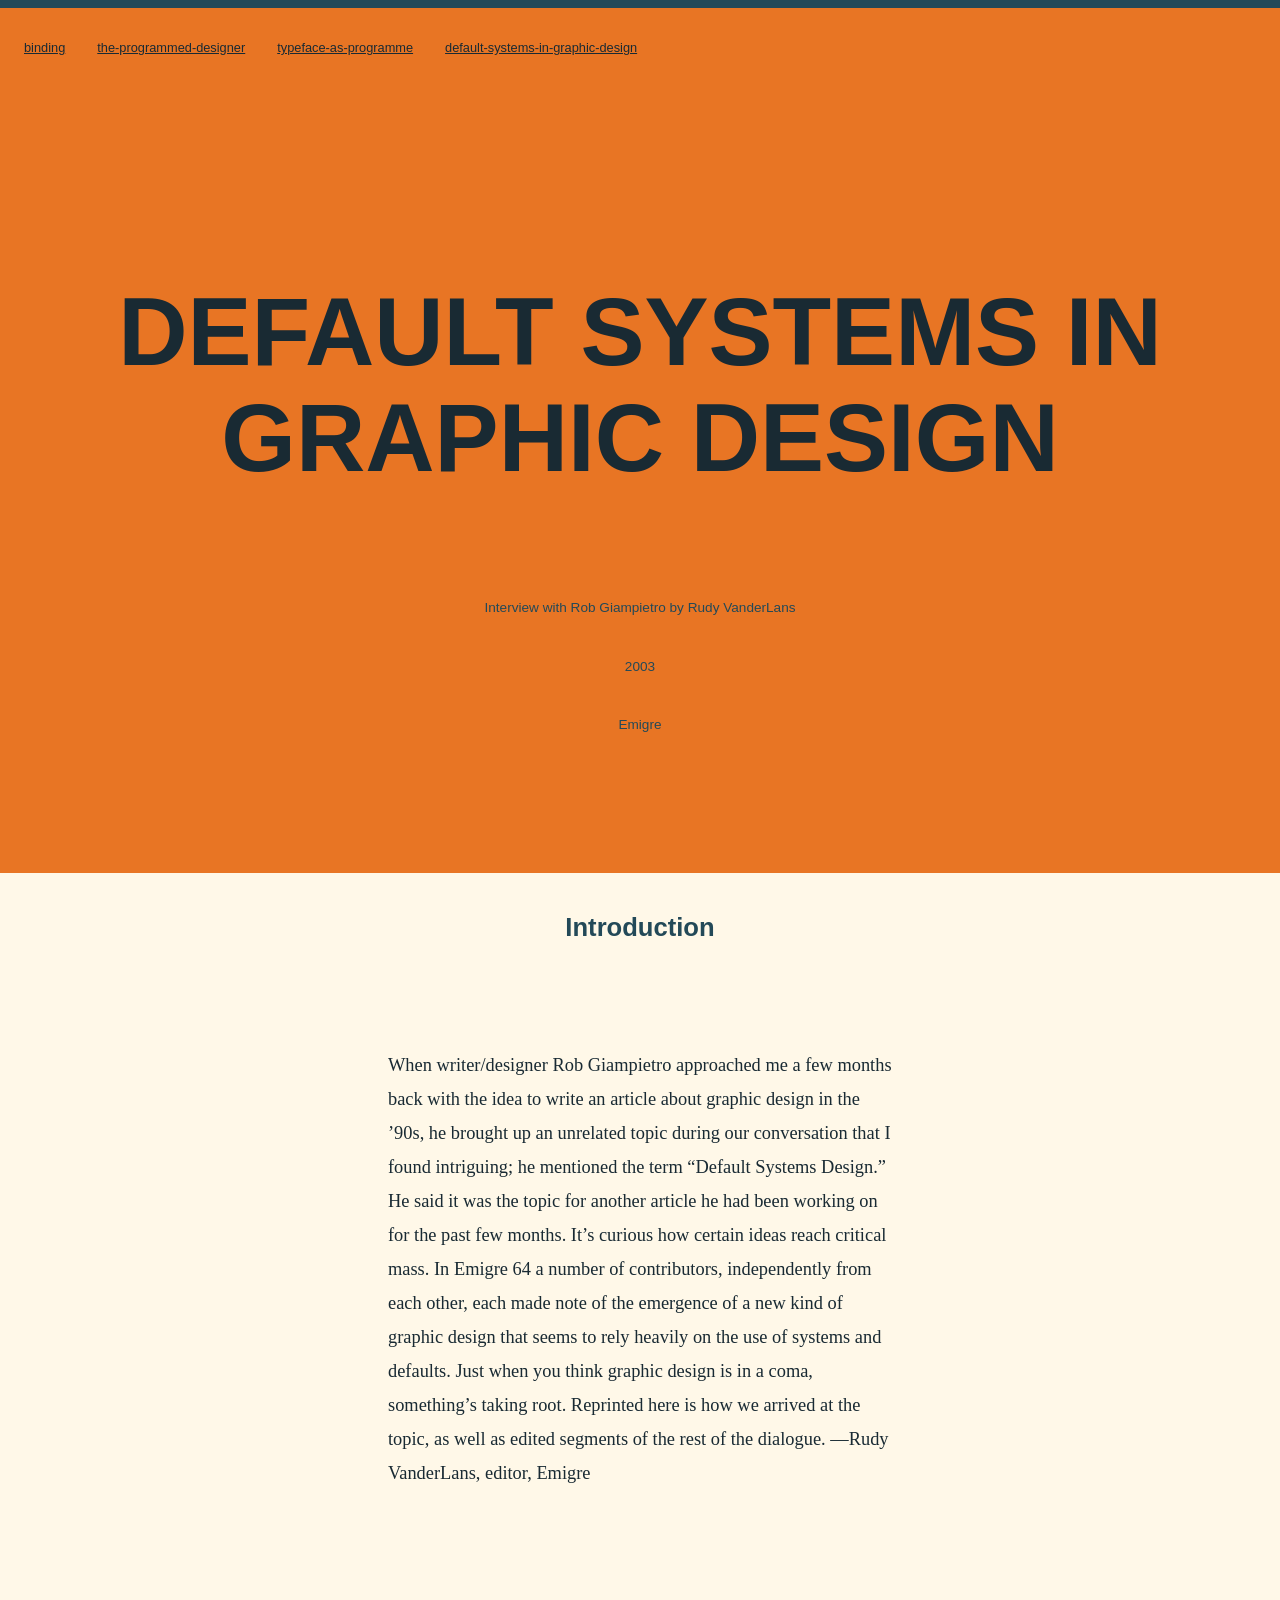
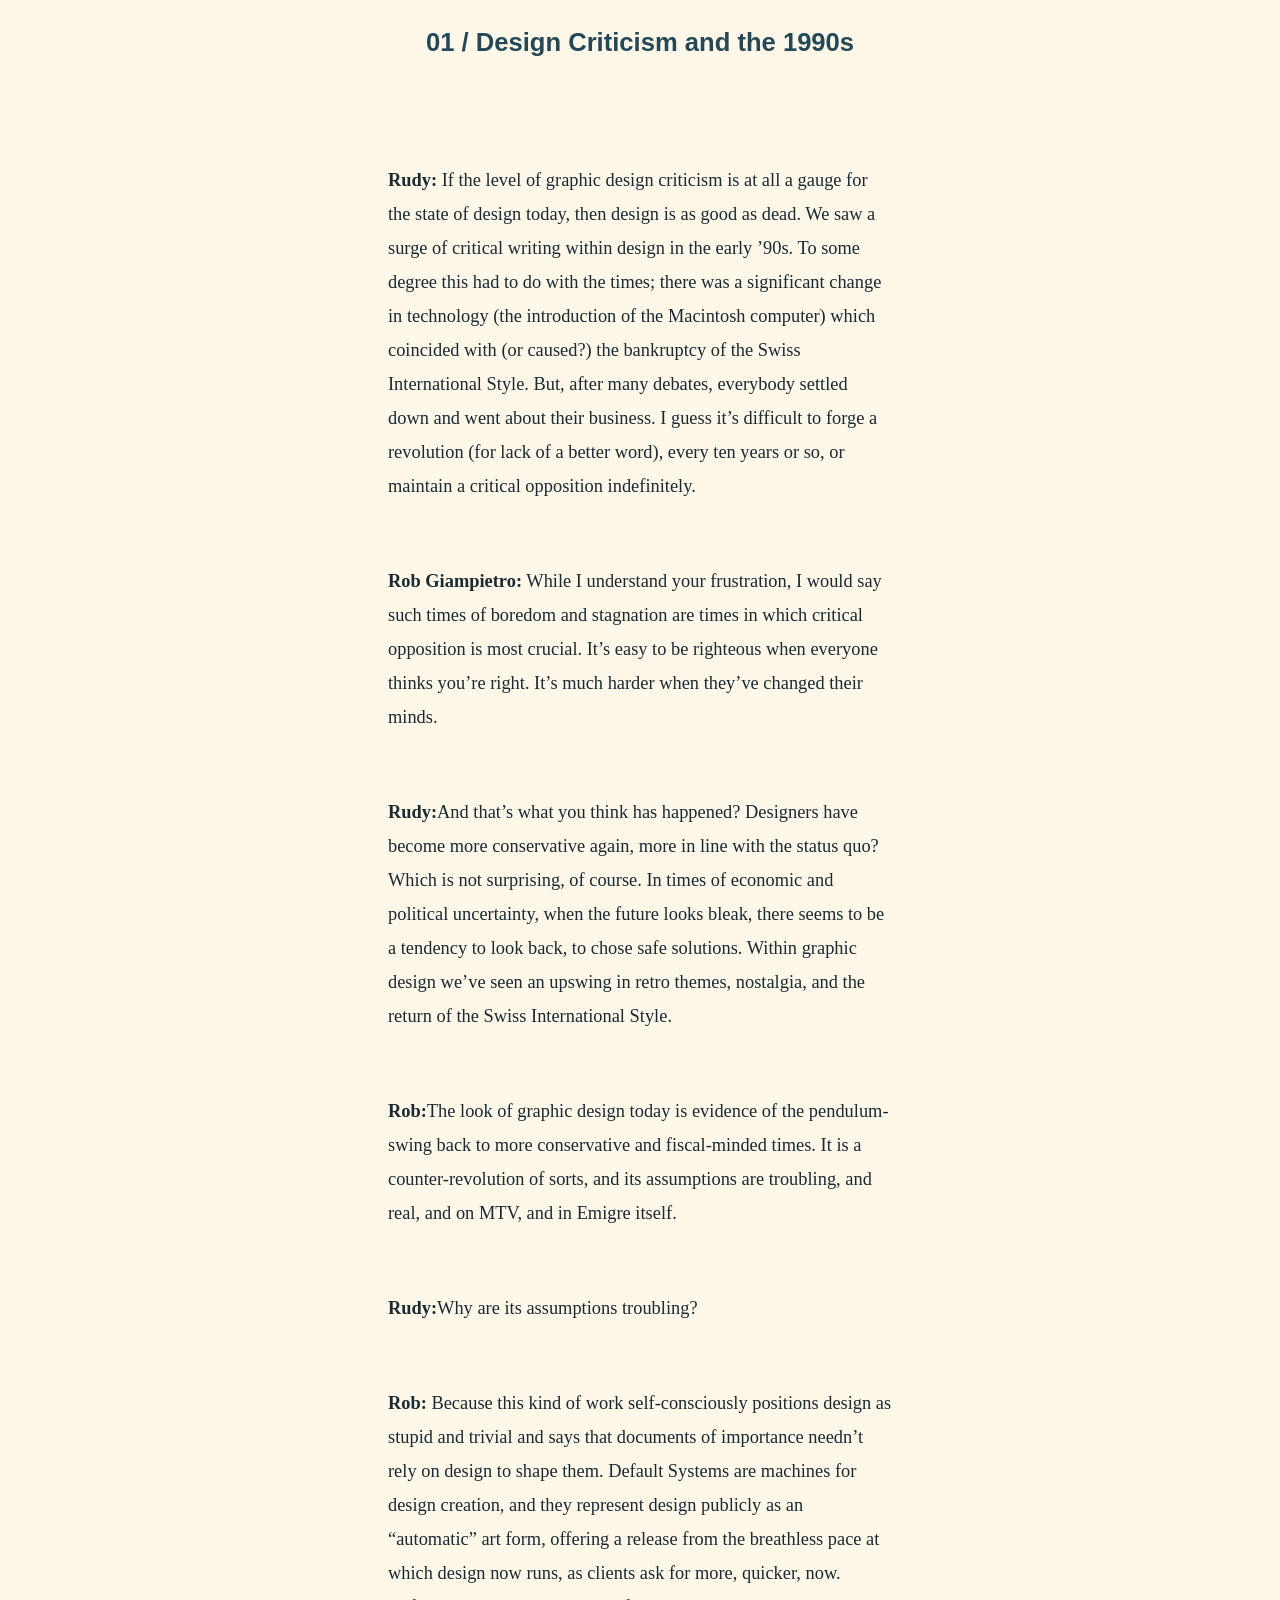
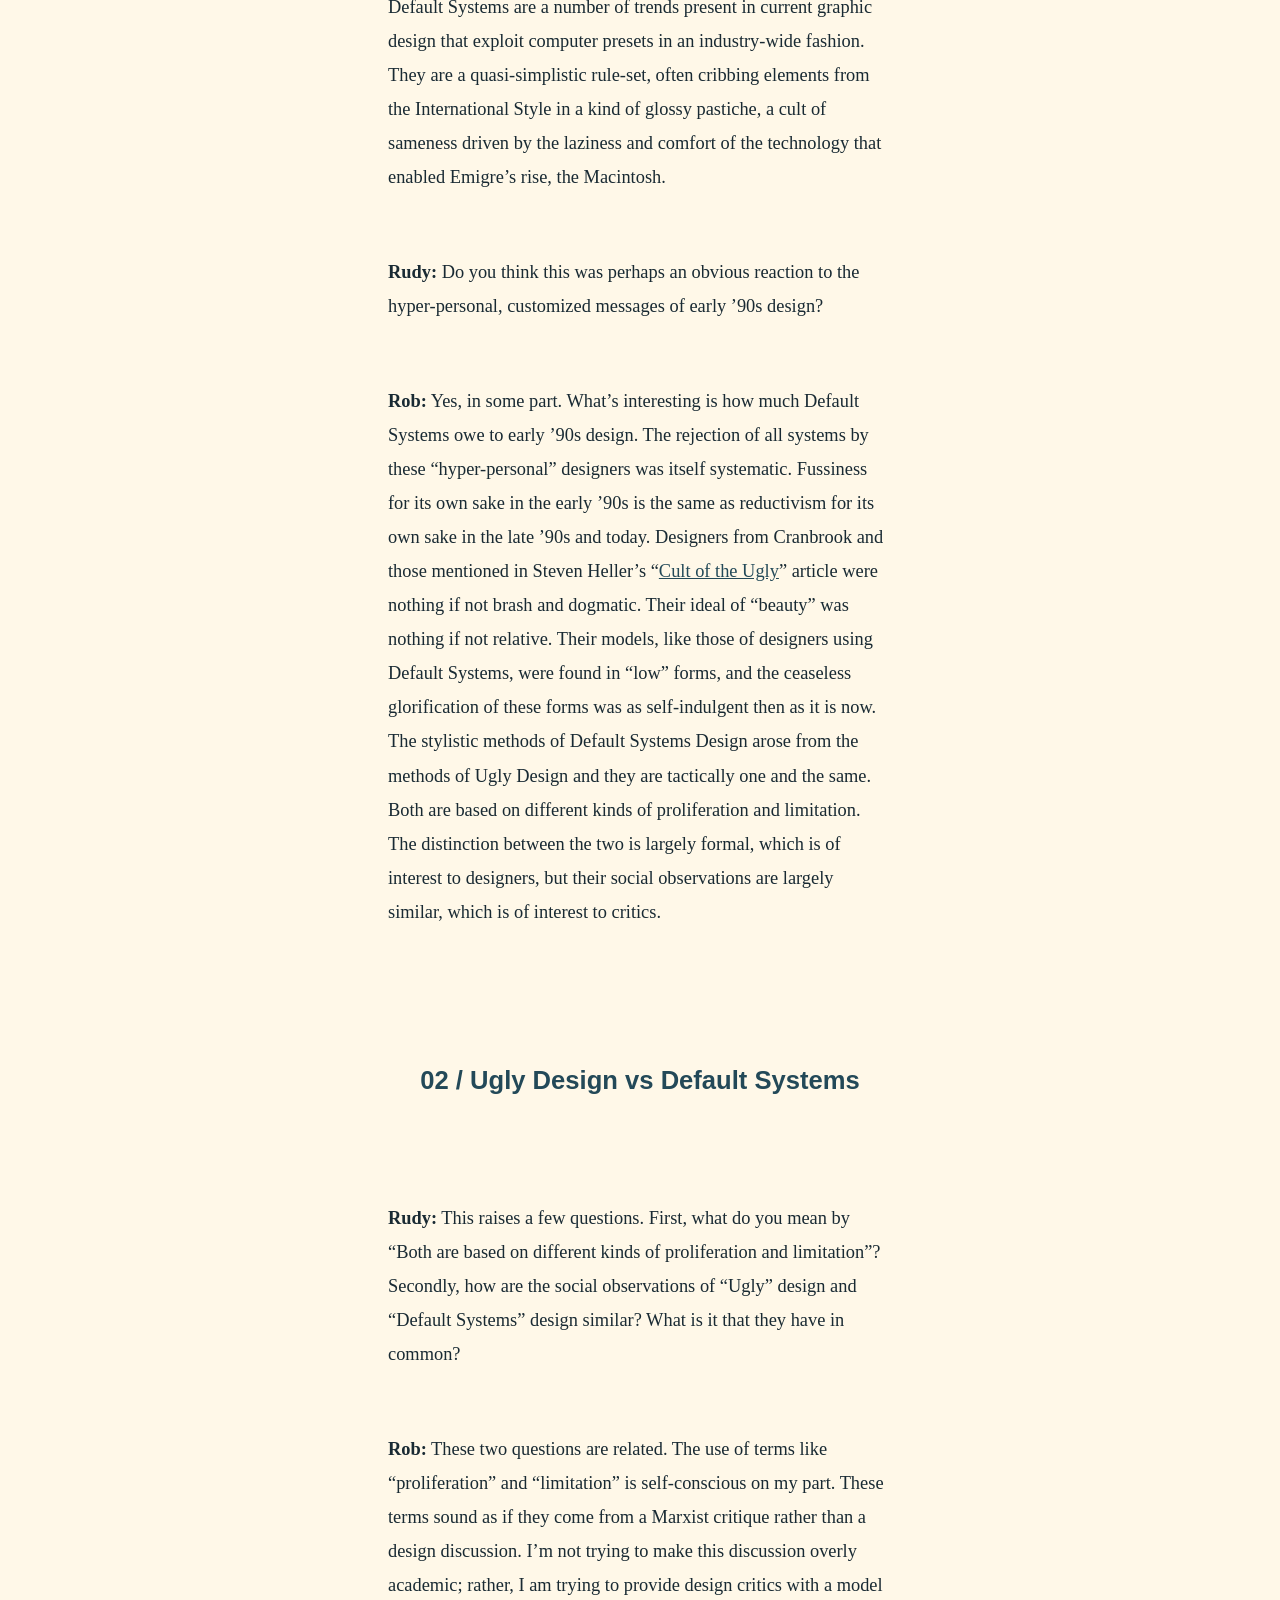
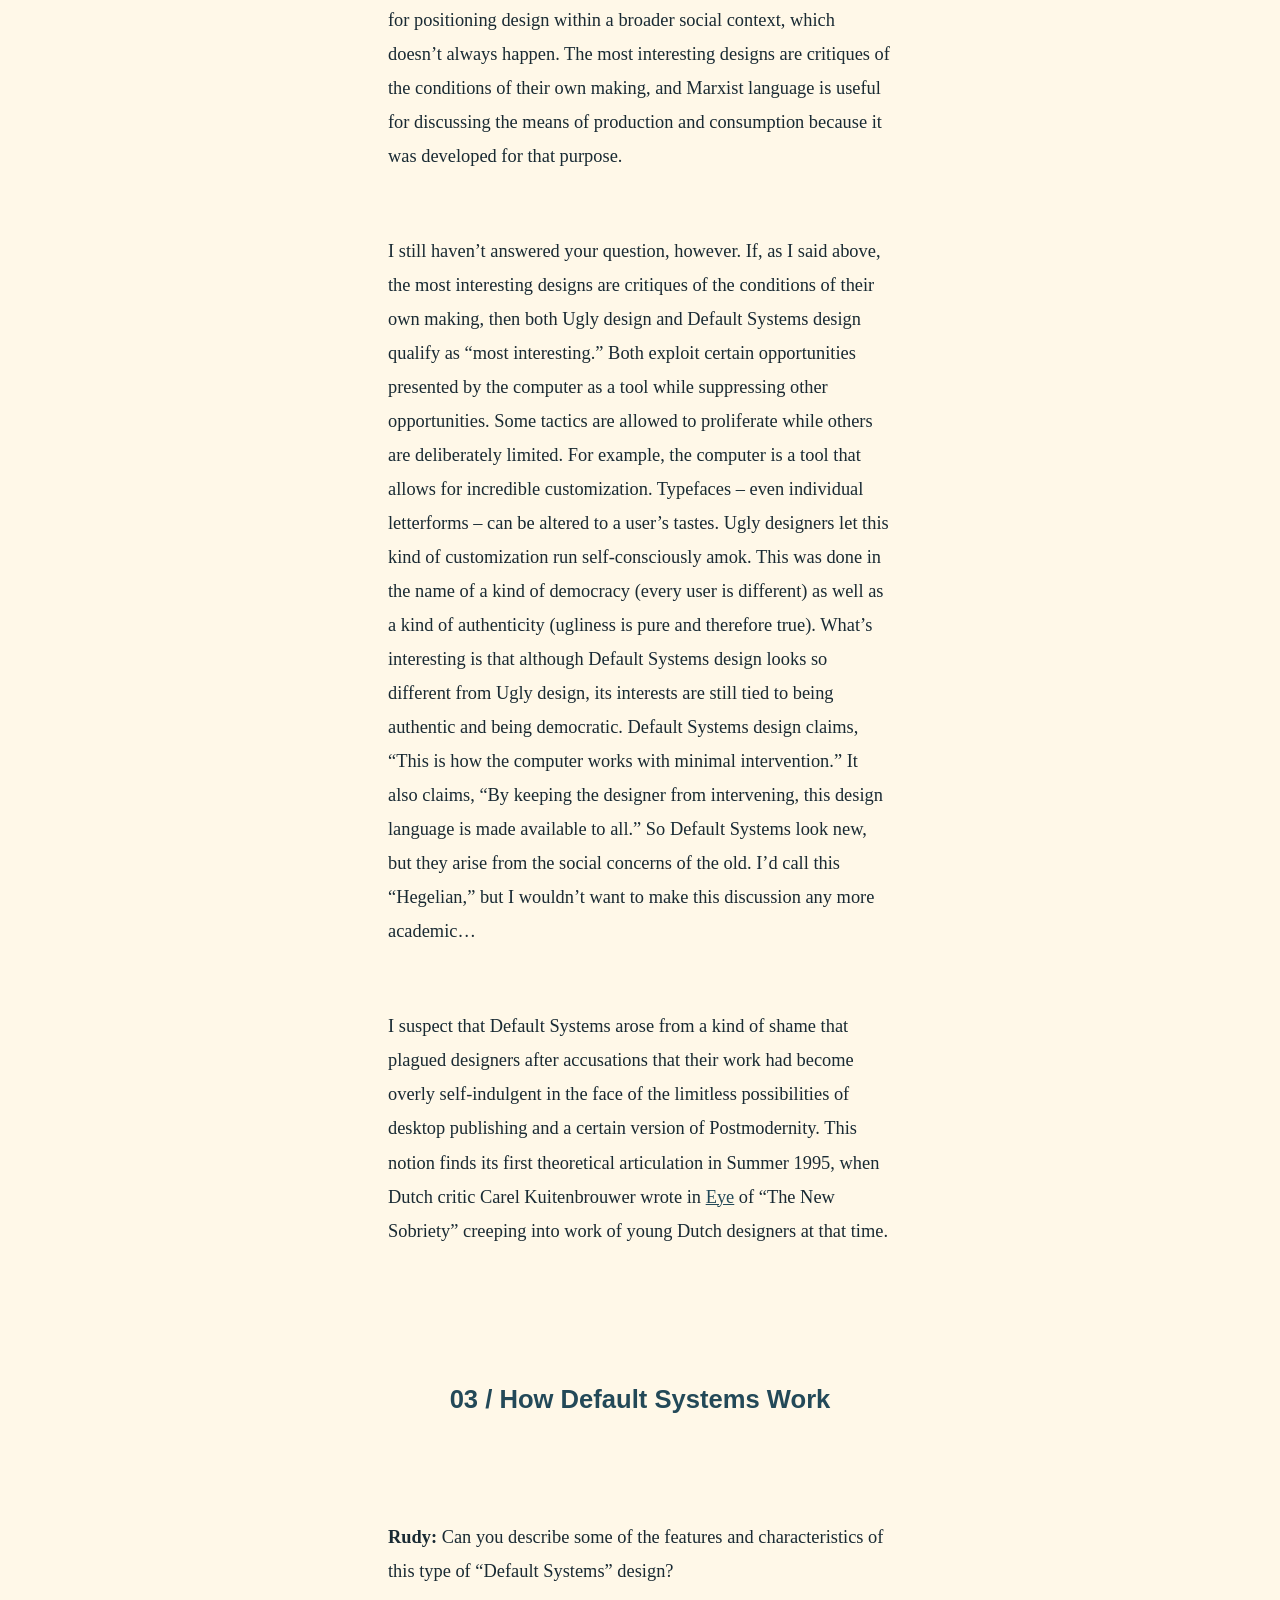
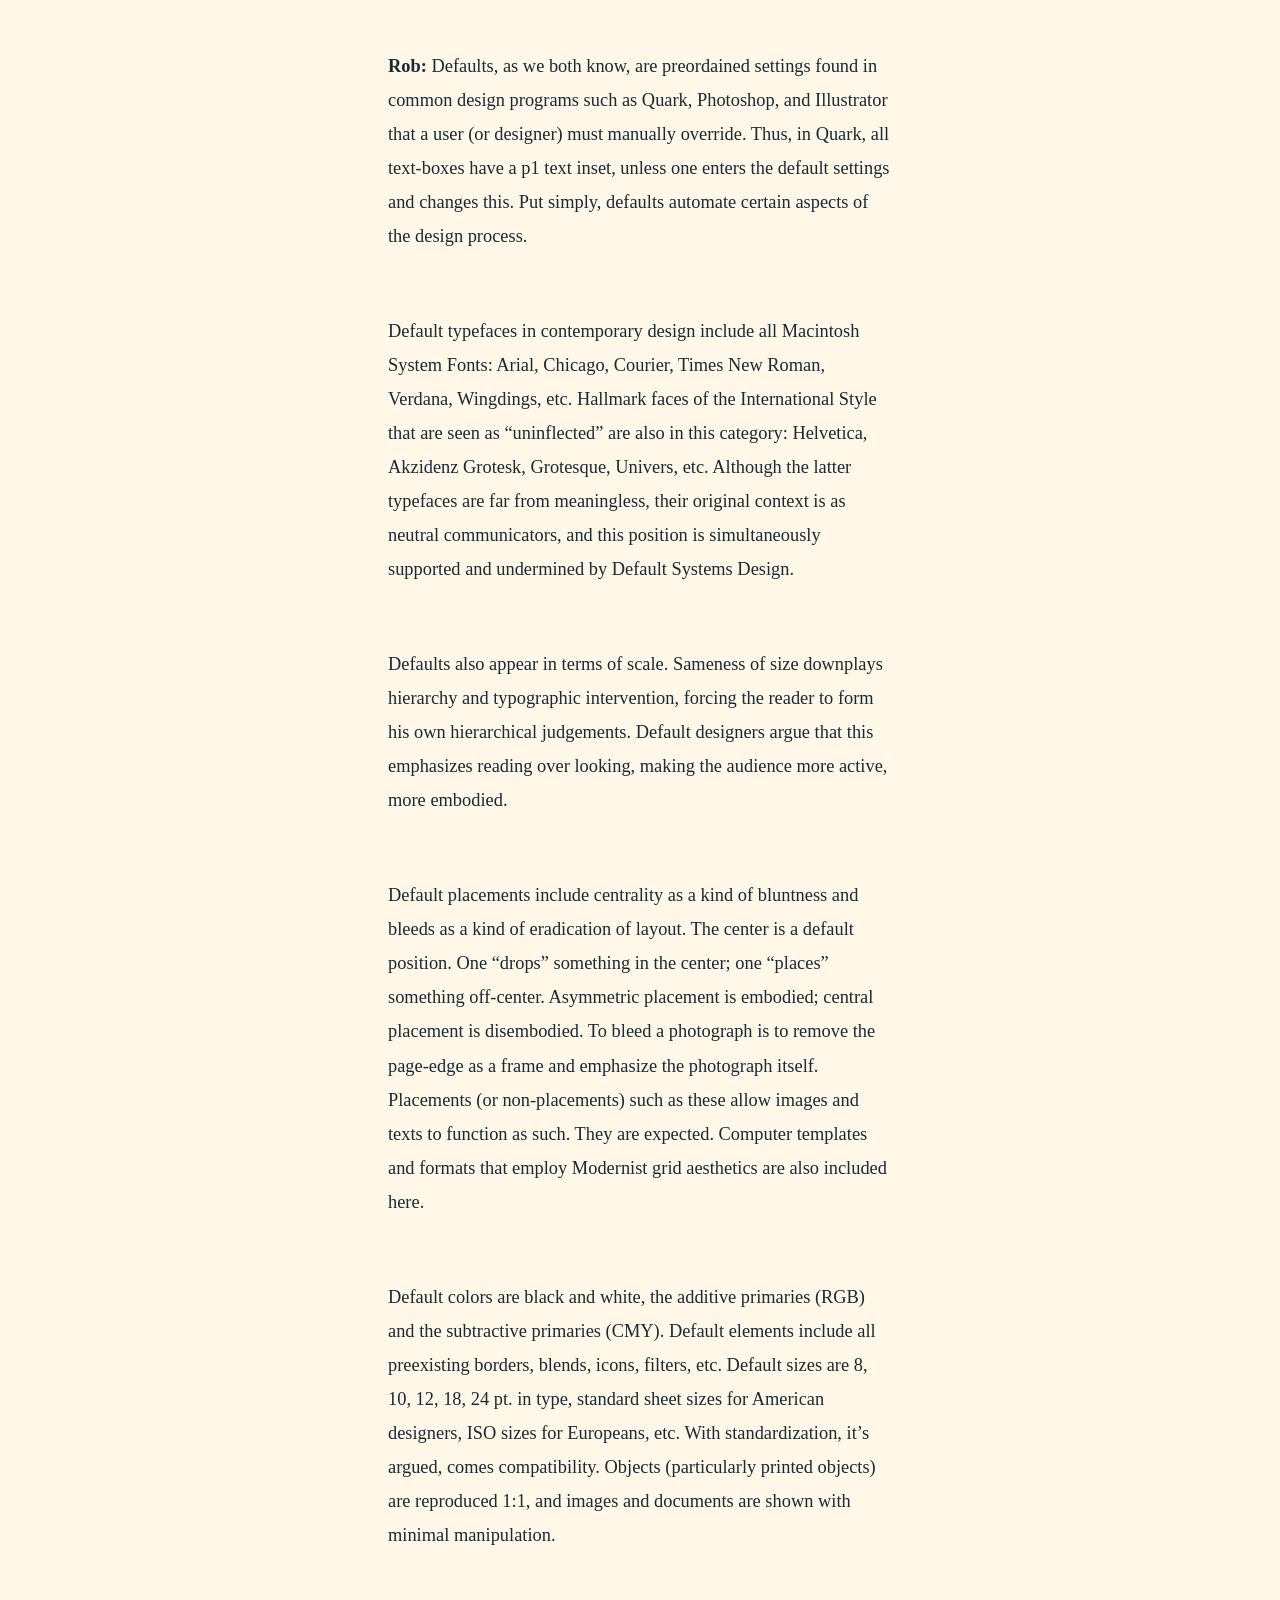
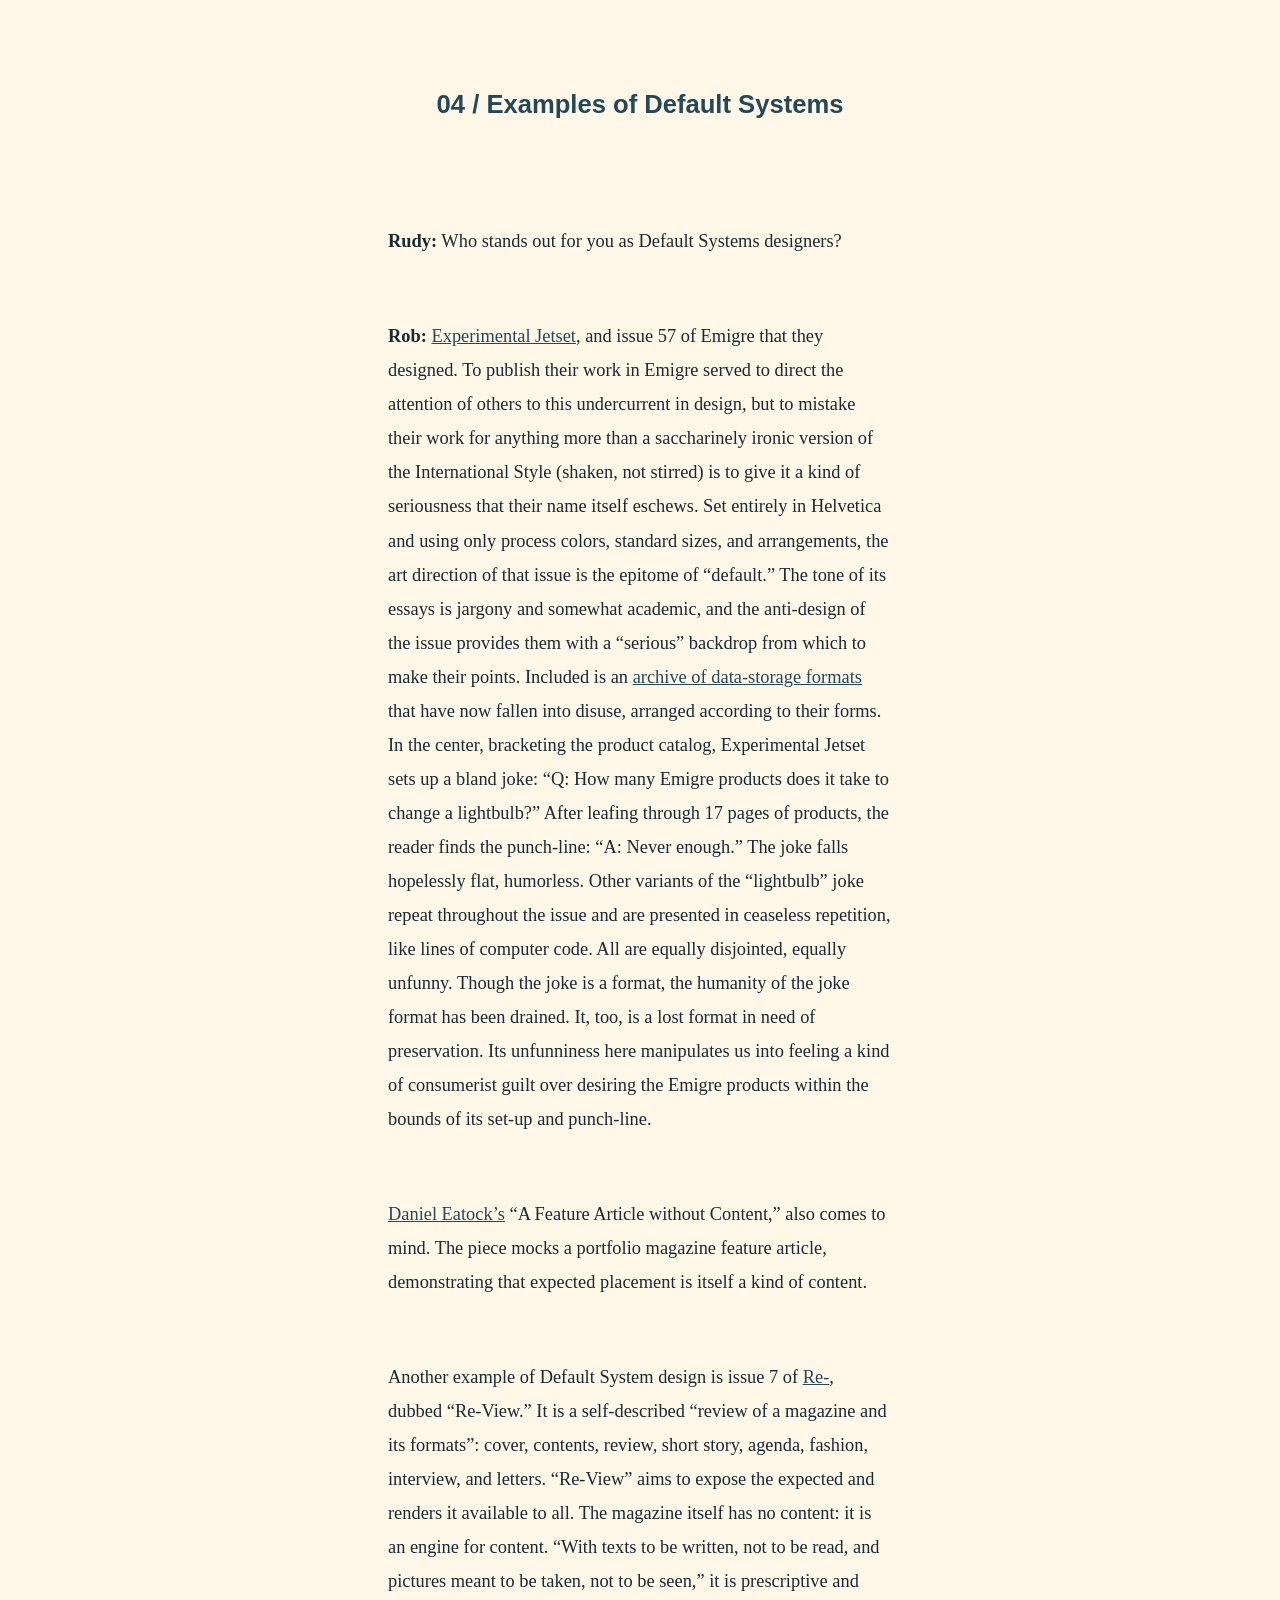
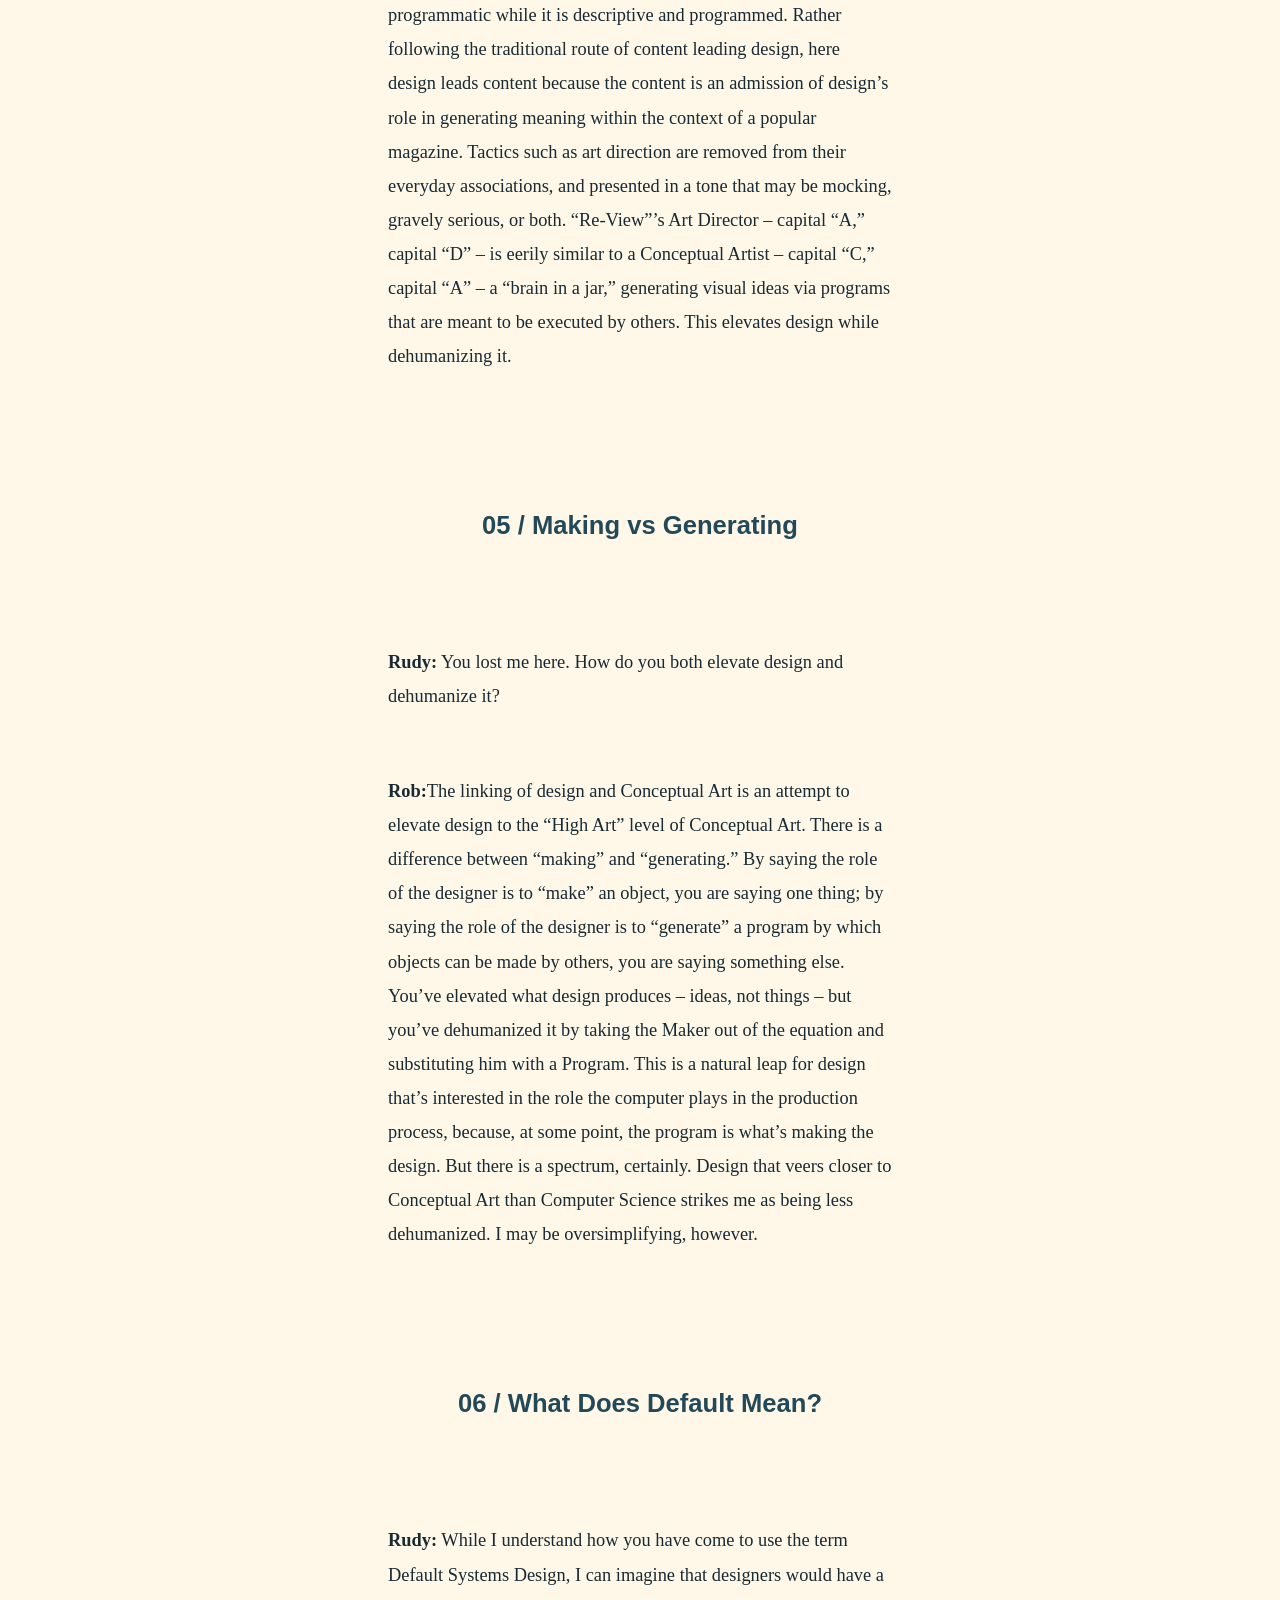
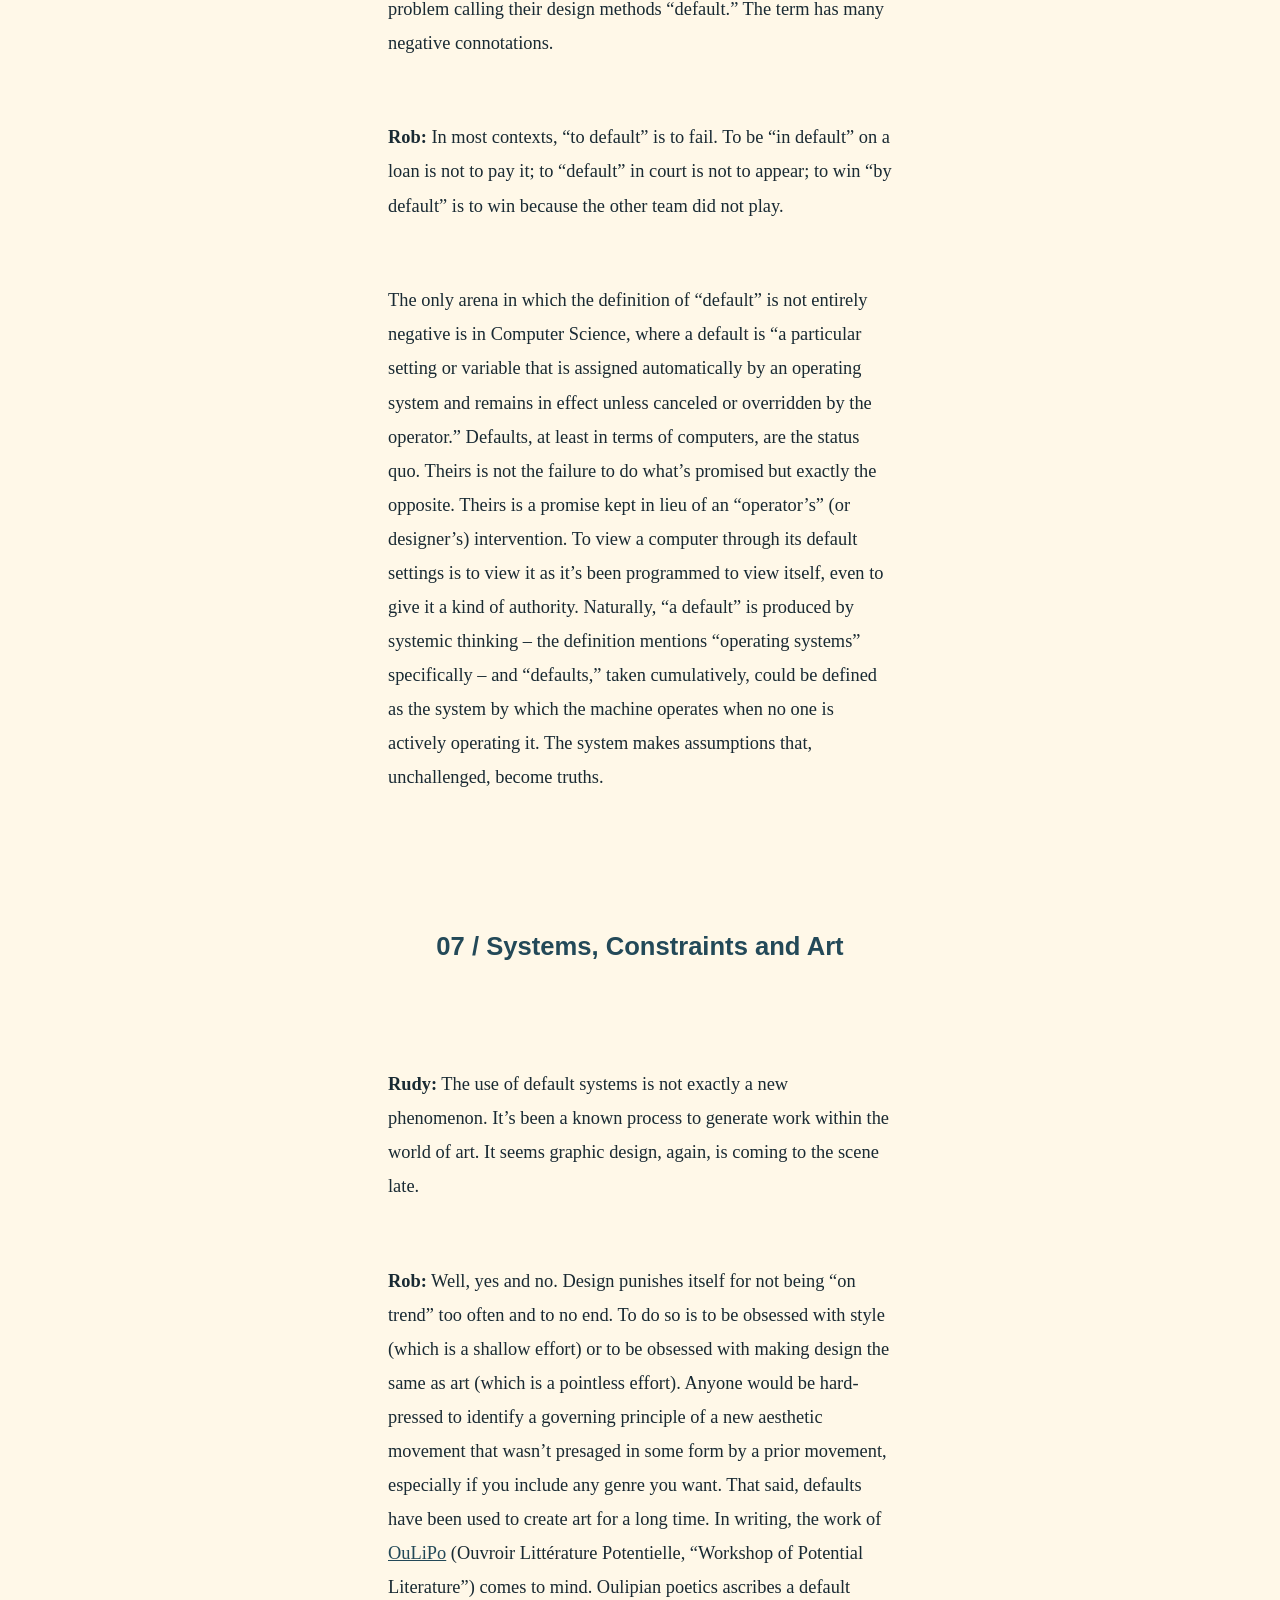
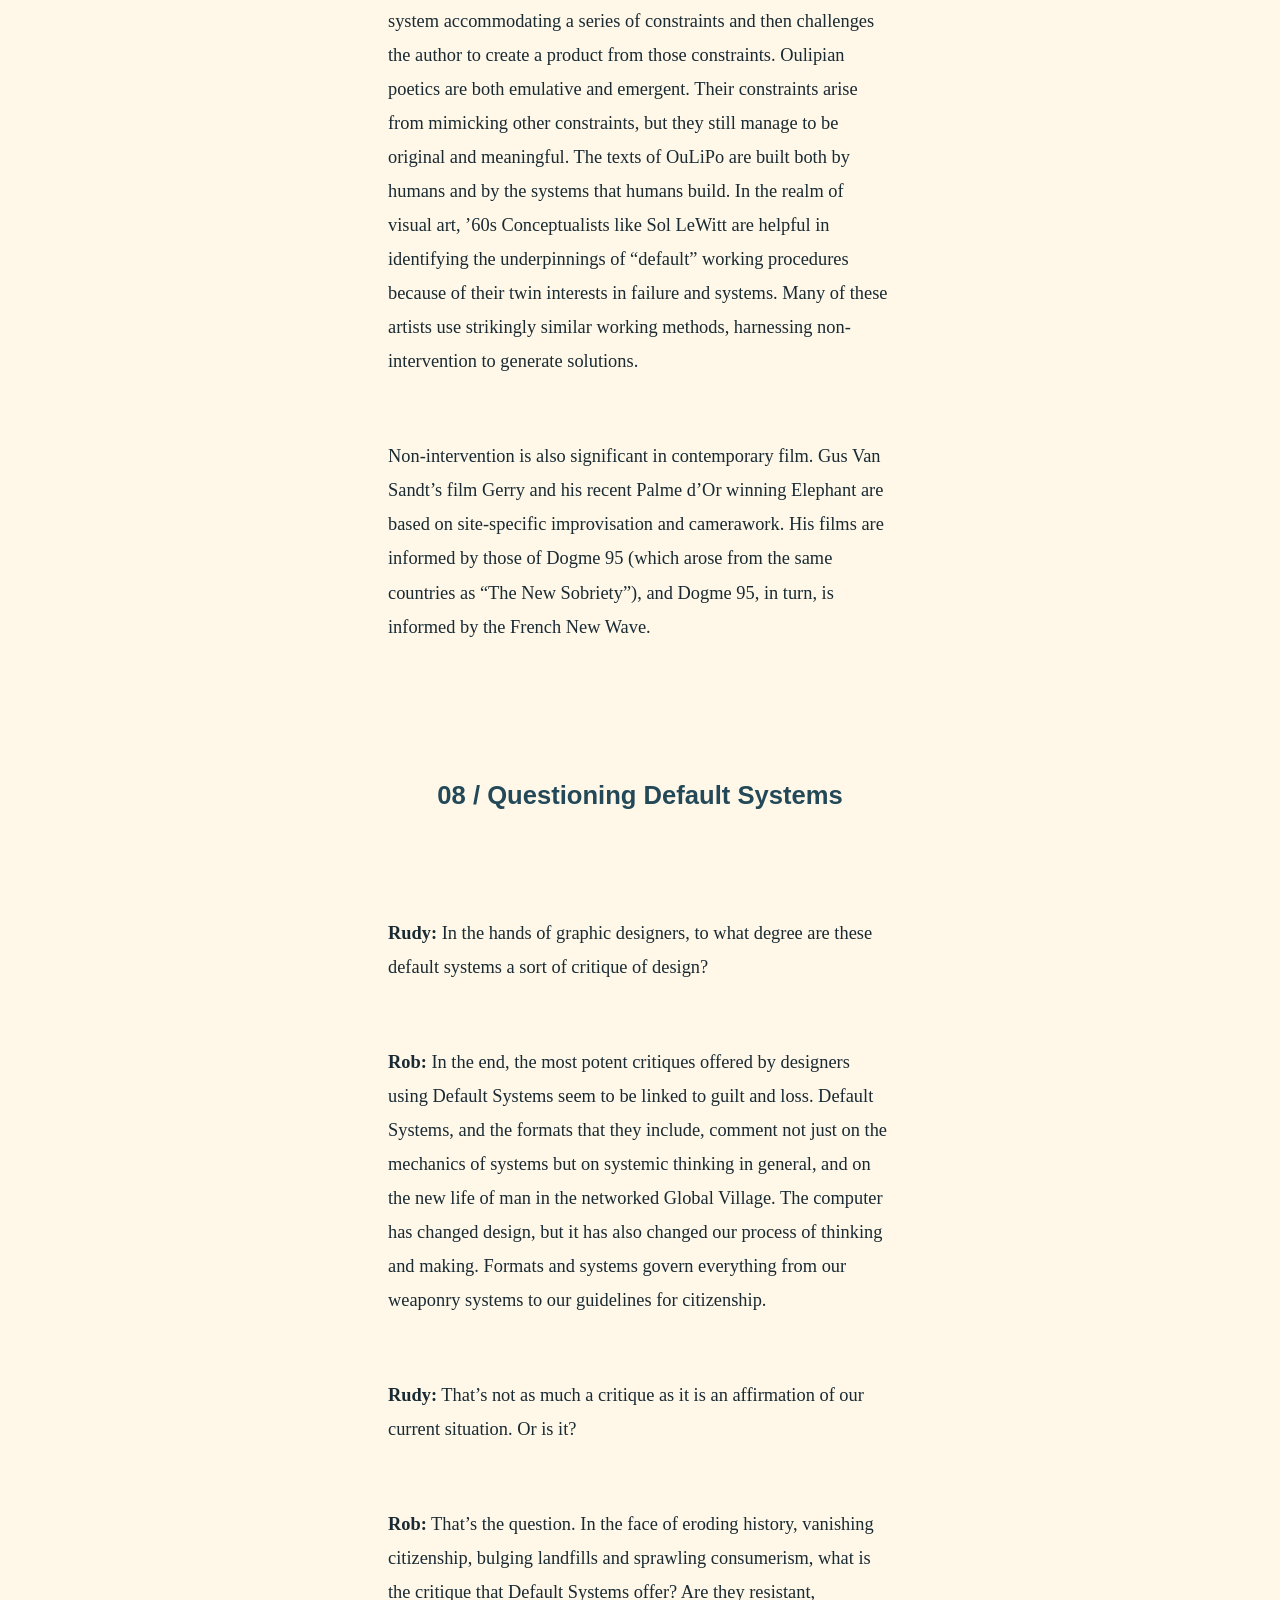
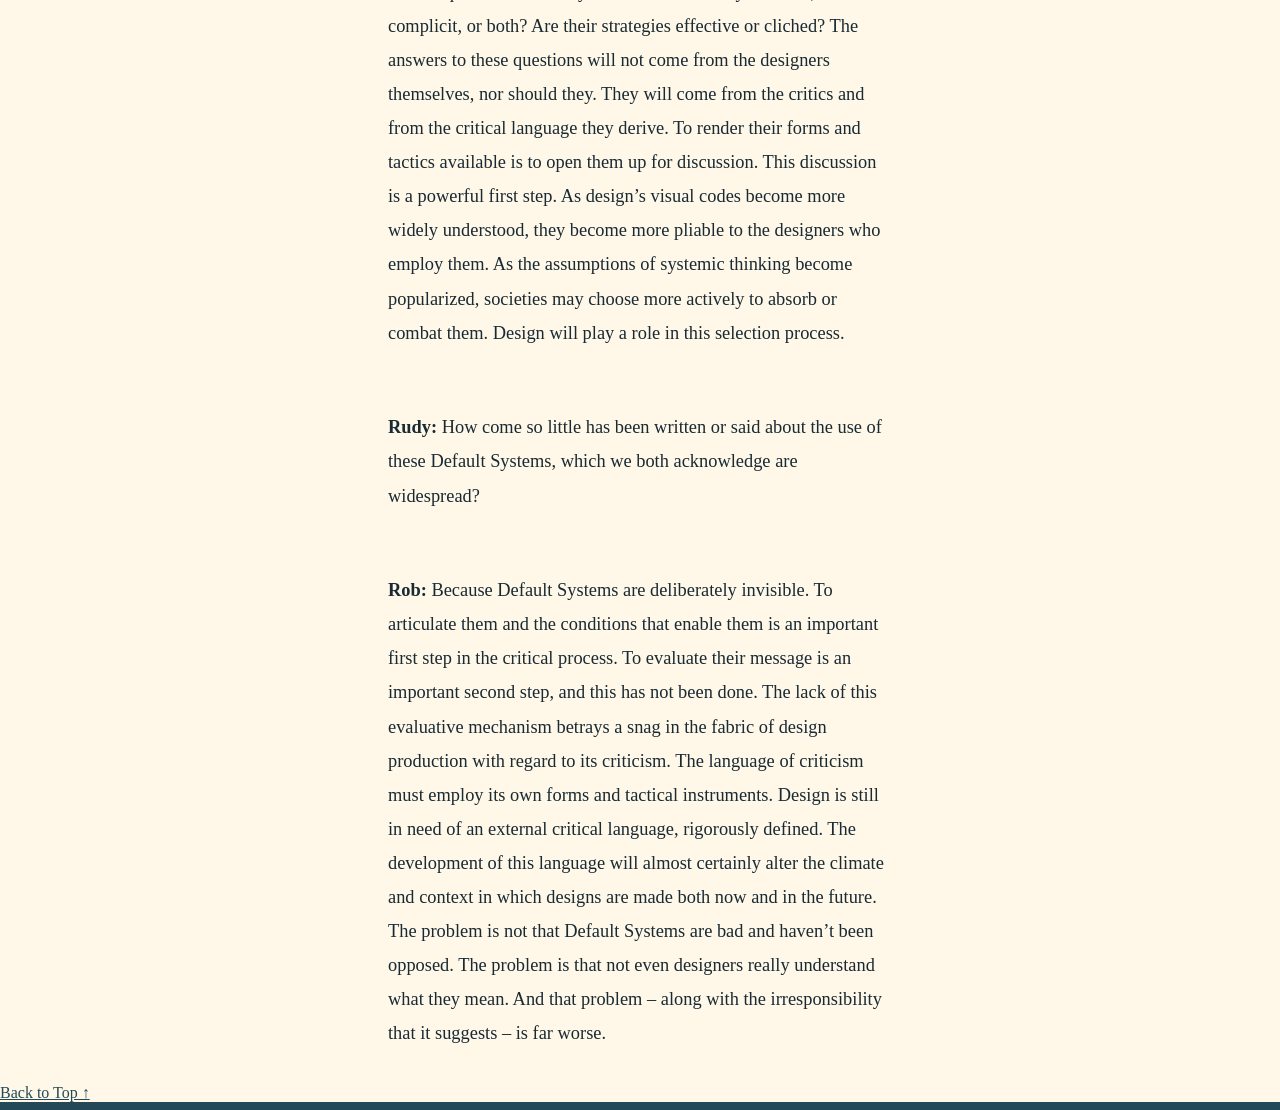
<file: default-systems-in-graphic-design/index.html>
<!doctype html>
<html lang="en">

<head>
    <meta name="viewport" content="width=device-width, initial-scale=1">
    <title>Default Systems in Graphic Design</title>
    <link href="style.css" rel="stylesheet">
</head>

<body>

<nav>
    <a href="../index.html">binding</a>
    <a href="../the-programmed-designer/index.html">the-programmed-designer</a>
    <a href="../typeface-as-programme/index.html">typeface-as-programme</a>
    <a href="../default-systems-in-graphic-design/index.html">default-systems-in-graphic-design</a>
</nav>


<header>

    <h1>Default Systems in Graphic Design</h1>

    <div class="credits">
        <p>Interview with Rob Giampietro by Rudy VanderLans</p>
        <p><time>2003</time></p>
        <p>Emigre</p>
    </div>

</header>

<main>

<article>

<section>

<h2>Introduction</h2>

<div class="text">

<p>When writer/designer Rob Giampietro approached me a few months back with the idea to write an article about graphic design in the ’90s, he brought up an unrelated topic during our conversation that I found intriguing; he mentioned the term “Default Systems Design.” He said it was the topic for another article he had been working on for the past few months. It’s curious how certain ideas reach critical mass. In Emigre 64 a number of contributors, independently from each other, each made note of the emergence of a new kind of graphic design that seems to rely heavily on the use of systems and defaults. Just when you think graphic design is in a coma, something’s taking root. Reprinted here is how we arrived at the topic, as well as edited segments of the rest of the dialogue. —Rudy VanderLans, editor, Emigre</p>

</div>

</section>


<section>

<h2>01 / Design Criticism and the 1990s</h2>

<div class="text">

<p><strong>Rudy:</strong> If the level of graphic design criticism is at all a gauge for the state of design today, then design is as good as dead. We saw a surge of critical writing within design in the early ’90s. To some degree this had to do with the times; there was a significant change in technology (the introduction of the Macintosh computer) which coincided with (or caused?) the bankruptcy of the Swiss International Style. But, after many debates, everybody settled down and went about their business. I guess it’s difficult to forge a revolution (for lack of a better word), every ten years or so, or maintain a critical opposition indefinitely.</p>

<p><strong>Rob Giampietro:</strong> While I understand your frustration, I would say such times of boredom and stagnation are times in which critical opposition is most crucial. It’s easy to be righteous when everyone thinks you’re right. It’s much harder when they’ve changed their minds.</p>

<p><strong>Rudy:</strong>And that’s what you think has happened? Designers have become more conservative again, more in line with the status quo? Which is not surprising, of course. In times of economic and political uncertainty, when the future looks bleak, there seems to be a tendency to look back, to chose safe solutions. Within graphic design we’ve seen an upswing in retro themes, nostalgia, and the return of the Swiss International Style.</p>

<p><strong>Rob:</strong>The look of graphic design today is evidence of the pendulum-swing back to more conservative and fiscal-minded times. It is a counter-revolution of sorts, and its assumptions are troubling, and real, and on MTV, and in Emigre itself.</p>

<p><strong>Rudy:</strong>Why are its assumptions troubling?</p>

<p><strong>Rob:</strong> Because this kind of work self-consciously positions design as stupid and trivial and says that documents of importance needn’t rely on design to shape them. Default Systems are machines for design creation, and they represent design publicly as an “automatic” art form, offering a release from the breathless pace at which design now runs, as clients ask for more, quicker, now. Default Systems are a number of trends present in current graphic design that exploit computer presets in an industry-wide fashion. They are a quasi-simplistic rule-set, often cribbing elements from the International Style in a kind of glossy pastiche, a cult of sameness driven by the laziness and comfort of the technology that enabled Emigre’s rise, the Macintosh.</p>

<p><strong>Rudy:</strong> Do you think this was perhaps an obvious reaction to the hyper-personal, customized messages of early ’90s design?</p>

<p><strong>Rob:</strong> Yes, in some part. What’s interesting is how much Default Systems owe to early ’90s design. The rejection of all systems by these “hyper-personal” designers was itself systematic. Fussiness for its own sake in the early ’90s is the same as reductivism for its own sake in the late ’90s and today. Designers from Cranbrook and those mentioned in Steven Heller’s “<a href="http://www.typotheque.com/site/article.php?id=68">Cult of the Ugly</a>” article were nothing if not brash and dogmatic. Their ideal of “beauty” was nothing if not relative. Their models, like those of designers using Default Systems, were found in “low” forms, and the ceaseless glorification of these forms was as self-indulgent then as it is now. The stylistic methods of Default Systems Design arose from the methods of Ugly Design and they are tactically one and the same. Both are based on different kinds of proliferation and limitation. The distinction between the two is largely formal, which is of interest to designers, but their social observations are largely similar, which is of interest to critics.</p>

</div>

</section>


<section>

<h2>02 / Ugly Design vs Default Systems</h2>

<div class="text">

<p><strong>Rudy:</strong> This raises a few questions. First, what do you mean by “Both are based on different kinds of proliferation and limitation”? Secondly, how are the social observations of “Ugly” design and “Default Systems” design similar? What is it that they have in common?</p>

<p><strong>Rob:</strong> These two questions are related. The use of terms like “proliferation” and “limitation” is self-conscious on my part. These terms sound as if they come from a Marxist critique rather than a design discussion. I’m not trying to make this discussion overly academic; rather, I am trying to provide design critics with a model for positioning design within a broader social context, which doesn’t always happen. The most interesting designs are critiques of the conditions of their own making, and Marxist language is useful for discussing the means of production and consumption because it was developed for that purpose.</p>

<p>I still haven’t answered your question, however. If, as I said above, the most interesting designs are critiques of the conditions of their own making, then both Ugly design and Default Systems design qualify as “most interesting.” Both exploit certain opportunities presented by the computer as a tool while suppressing other opportunities. Some tactics are allowed to proliferate while others are deliberately limited. For example, the computer is a tool that allows for incredible customization. Typefaces – even individual letterforms – can be altered to a user’s tastes. Ugly designers let this kind of customization run self-consciously amok. This was done in the name of a kind of democracy (every user is different) as well as a kind of authenticity (ugliness is pure and therefore true). What’s interesting is that although Default Systems design looks so different from Ugly design, its interests are still tied to being authentic and being democratic. Default Systems design claims, “This is how the computer works with minimal intervention.” It also claims, “By keeping the designer from intervening, this design language is made available to all.” So Default Systems look new, but they arise from the social concerns of the old. I’d call this “Hegelian,” but I wouldn’t want to make this discussion any more academic…</p>

<p>I suspect that Default Systems arose from a kind of shame that plagued designers after accusations that their work had become overly self-indulgent in the face of the limitless possibilities of desktop publishing and a certain version of Postmodernity. This notion finds its first theoretical articulation in Summer 1995, when Dutch critic Carel Kuitenbrouwer wrote in <a href="http://www.eyemagazine.com/feature.php?id=49&fid=393">Eye</a> of “The New Sobriety” creeping into work of young Dutch designers at that time.</p>

</div>

</section>


<section>

<h2>03 / How Default Systems Work</h2>

<div class="text">

<p><strong>Rudy:</strong> Can you describe some of the features and characteristics of this type of “Default Systems” design?</p>

<p><strong>Rob:</strong> Defaults, as we both know, are preordained settings found in common design programs such as Quark, Photoshop, and Illustrator that a user (or designer) must manually override. Thus, in Quark, all text-boxes have a p1 text inset, unless one enters the default settings and changes this. Put simply, defaults automate certain aspects of the design process.</p>

<p>Default typefaces in contemporary design include all Macintosh System Fonts: Arial, Chicago, Courier, Times New Roman, Verdana, Wingdings, etc. Hallmark faces of the International Style that are seen as “uninflected” are also in this category: Helvetica, Akzidenz Grotesk, Grotesque, Univers, etc. Although the latter typefaces are far from meaningless, their original context is as neutral communicators, and this position is simultaneously supported and undermined by Default Systems Design.</p>

<p>Defaults also appear in terms of scale. Sameness of size downplays hierarchy and typographic intervention, forcing the reader to form his own hierarchical judgements. Default designers argue that this emphasizes reading over looking, making the audience more active, more embodied.</p>

<p>Default placements include centrality as a kind of bluntness and bleeds as a kind of eradication of layout. The center is a default position. One “drops” something in the center; one “places” something off-center. Asymmetric placement is embodied; central placement is disembodied. To bleed a photograph is to remove the page-edge as a frame and emphasize the photograph itself. Placements (or non-placements) such as these allow images and texts to function as such. They are expected. Computer templates and formats that employ Modernist grid aesthetics are also included here.</p>

<p>Default colors are black and white, the additive primaries (RGB) and the subtractive primaries (CMY). Default elements include all preexisting borders, blends, icons, filters, etc. Default sizes are 8, 10, 12, 18, 24 pt. in type, standard sheet sizes for American designers, ISO sizes for Europeans, etc. With standardization, it’s argued, comes compatibility. Objects (particularly printed objects) are reproduced 1:1, and images and documents are shown with minimal manipulation.</p>

</div>

</section>


<section>

<h2>04 / Examples of Default Systems</h2>

<div class="text">

<p><strong>Rudy:</strong> Who stands out for you as Default Systems designers?</p>

<p><strong>Rob:</strong> <a href="http://www.experimentaljetset.nl/">Experimental Jetset</a>, and issue 57 of Emigre that they designed. To publish their work in Emigre served to direct the attention of others to this undercurrent in design, but to mistake their work for anything more than a saccharinely ironic version of the International Style (shaken, not stirred) is to give it a kind of seriousness that their name itself eschews. Set entirely in Helvetica and using only process colors, standard sizes, and arrangements, the art direction of that issue is the epitome of “default.” The tone of its essays is jargony and somewhat academic, and the anti-design of the issue provides them with a “serious” backdrop from which to make their points. Included is an <a href="http://www.experimentaljetset.nl/lostformats/01.html">archive of data-storage formats</a> that have now fallen into disuse, arranged according to their forms. In the center, bracketing the product catalog, Experimental Jetset sets up a bland joke: “Q: How many Emigre products does it take to change a lightbulb?” After leafing through 17 pages of products, the reader finds the punch-line: “A: Never enough.” The joke falls hopelessly flat, humorless. Other variants of the “lightbulb” joke repeat throughout the issue and are presented in ceaseless repetition, like lines of computer code. All are equally disjointed, equally unfunny. Though the joke is a format, the humanity of the joke format has been drained. It, too, is a lost format in need of preservation. Its unfunniness here manipulates us into feeling a kind of consumerist guilt over desiring the Emigre products within the bounds of its set-up and punch-line.</p>

<p><a href="http://www.danieleatock.com/">Daniel Eatock’s</a> “A Feature Article without Content,” also comes to mind. The piece mocks a portfolio magazine feature article, demonstrating that expected placement is itself a kind of content.</p>

<p>Another example of Default System design is issue 7 of <a href="http://www.re-magazine.com/">Re-</a>, dubbed “Re-View.” It is a self-described “review of a magazine and its formats”: cover, contents, review, short story, agenda, fashion, interview, and letters. “Re-View” aims to expose the expected and renders it available to all. The magazine itself has no content: it is an engine for content. “With texts to be written, not to be read, and pictures meant to be taken, not to be seen,” it is prescriptive and programmatic while it is descriptive and programmed. Rather following the traditional route of content leading design, here design leads content because the content is an admission of design’s role in generating meaning within the context of a popular magazine. Tactics such as art direction are removed from their everyday associations, and presented in a tone that may be mocking, gravely serious, or both. “Re-View”’s Art Director – capital “A,” capital “D” – is eerily similar to a Conceptual Artist – capital “C,” capital “A” – a “brain in a jar,” generating visual ideas via programs that are meant to be executed by others. This elevates design while dehumanizing it.</p>

</div>

</section>


<section>

<h2>05 / Making vs Generating</h2>

<div class="text">

<p><strong>Rudy:</strong> You lost me here. How do you both elevate design and dehumanize it?</p>

<p><strong>Rob:</strong>The linking of design and Conceptual Art is an attempt to elevate design to the “High Art” level of Conceptual Art. There is a difference between “making” and “generating.” By saying the role of the designer is to “make” an object, you are saying one thing; by saying the role of the designer is to “generate” a program by which objects can be made by others, you are saying something else. You’ve elevated what design produces – ideas, not things – but you’ve dehumanized it by taking the Maker out of the equation and substituting him with a Program. This is a natural leap for design that’s interested in the role the computer plays in the production process, because, at some point, the program is what’s making the design. But there is a spectrum, certainly. Design that veers closer to Conceptual Art than Computer Science strikes me as being less dehumanized. I may be oversimplifying, however.</p>

</div>

</section>


<section>

<h2>06 / What Does Default Mean?</h2>

<div class="text">

<p><strong>Rudy:</strong> While I understand how you have come to use the term Default Systems Design, I can imagine that designers would have a problem calling their design methods “default.” The term has many negative connotations.</p>

<p><strong>Rob:</strong> In most contexts, “to default” is to fail. To be “in default” on a loan is not to pay it; to “default” in court is not to appear; to win “by default” is to win because the other team did not play.</p>

<p>The only arena in which the definition of “default” is not entirely negative is in Computer Science, where a default is “a particular setting or variable that is assigned automatically by an operating system and remains in effect unless canceled or overridden by the operator.” Defaults, at least in terms of computers, are the status quo. Theirs is not the failure to do what’s promised but exactly the opposite. Theirs is a promise kept in lieu of an “operator’s” (or designer’s) intervention. To view a computer through its default settings is to view it as it’s been programmed to view itself, even to give it a kind of authority. Naturally, “a default” is produced by systemic thinking – the definition mentions “operating systems” specifically – and “defaults,” taken cumulatively, could be defined as the system by which the machine operates when no one is actively operating it. The system makes assumptions that, unchallenged, become truths.</p>

</div>

</section>


<section>

<h2>07 / Systems, Constraints and Art</h2>

<div class="text">

<p><strong>Rudy:</strong> The use of default systems is not exactly a new phenomenon. It’s been a known process to generate work within the world of art. It seems graphic design, again, is coming to the scene late.</p>

<p><strong>Rob:</strong> Well, yes and no. Design punishes itself for not being “on trend” too often and to no end. To do so is to be obsessed with style (which is a shallow effort) or to be obsessed with making design the same as art (which is a pointless effort). Anyone would be hard-pressed to identify a governing principle of a new aesthetic movement that wasn’t presaged in some form by a prior movement, especially if you include any genre you want. That said, defaults have been used to create art for a long time. In writing, the work of <a href="http://en.wikipedia.org/wiki/Oulipo">OuLiPo</a> (Ouvroir Littérature Potentielle, “Workshop of Potential Literature”) comes to mind. Oulipian poetics ascribes a default system accommodating a series of constraints and then challenges the author to create a product from those constraints. Oulipian poetics are both emulative and emergent. Their constraints arise from mimicking other constraints, but they still manage to be original and meaningful. The texts of OuLiPo are built both by humans and by the systems that humans build. In the realm of visual art, ’60s Conceptualists like Sol LeWitt are helpful in identifying the underpinnings of “default” working procedures because of their twin interests in failure and systems. Many of these artists use strikingly similar working methods, harnessing non-intervention to generate solutions.</p>

<p>Non-intervention is also significant in contemporary film. Gus Van Sandt’s film Gerry and his recent Palme d’Or winning Elephant are based on site-specific improvisation and camerawork. His films are informed by those of Dogme 95 (which arose from the same countries as “The New Sobriety”), and Dogme 95, in turn, is informed by the French New Wave.</p>

</div>

</section>


<section>

<h2>08 / Questioning Default Systems</h2>

<div class="text">

<p><strong>Rudy:</strong> In the hands of graphic designers, to what degree are these default systems a sort of critique of design?</p>

<p><strong>Rob:</strong> In the end, the most potent critiques offered by designers using Default Systems seem to be linked to guilt and loss. Default Systems, and the formats that they include, comment not just on the mechanics of systems but on systemic thinking in general, and on the new life of man in the networked Global Village. The computer has changed design, but it has also changed our process of thinking and making. Formats and systems govern everything from our weaponry systems to our guidelines for citizenship.</p>

<p><strong>Rudy:</strong> That’s not as much a critique as it is an affirmation of our current situation. Or is it?</p>

<p><strong>Rob:</strong> That’s the question. In the face of eroding history, vanishing citizenship, bulging landfills and sprawling consumerism, what is the critique that Default Systems offer? Are they resistant, complicit, or both? Are their strategies effective or cliched? The answers to these questions will not come from the designers themselves, nor should they. They will come from the critics and from the critical language they derive. To render their forms and tactics available is to open them up for discussion. This discussion is a powerful first step. As design’s visual codes become more widely understood, they become more pliable to the designers who employ them. As the assumptions of systemic thinking become popularized, societies may choose more actively to absorb or combat them. Design will play a role in this selection process.</p>

<p><strong>Rudy:</strong> How come so little has been written or said about the use of these Default Systems, which we both acknowledge are widespread?</p>

<p><strong>Rob:</strong> Because Default Systems are deliberately invisible. To articulate them and the conditions that enable them is an important first step in the critical process. To evaluate their message is an important second step, and this has not been done. The lack of this evaluative mechanism betrays a snag in the fabric of design production with regard to its criticism. The language of criticism must employ its own forms and tactical instruments. Design is still in need of an external critical language, rigorously defined. The development of this language will almost certainly alter the climate and context in which designs are made both now and in the future. The problem is not that Default Systems are bad and haven’t been opposed. The problem is that not even designers really understand what they mean. And that problem – along with the irresponsibility that it suggests – is far worse.</p>

</div>

</section>

</article>

</main>
<a href="#top">Back to Top ↑</a>
</body>

</html>
</file>
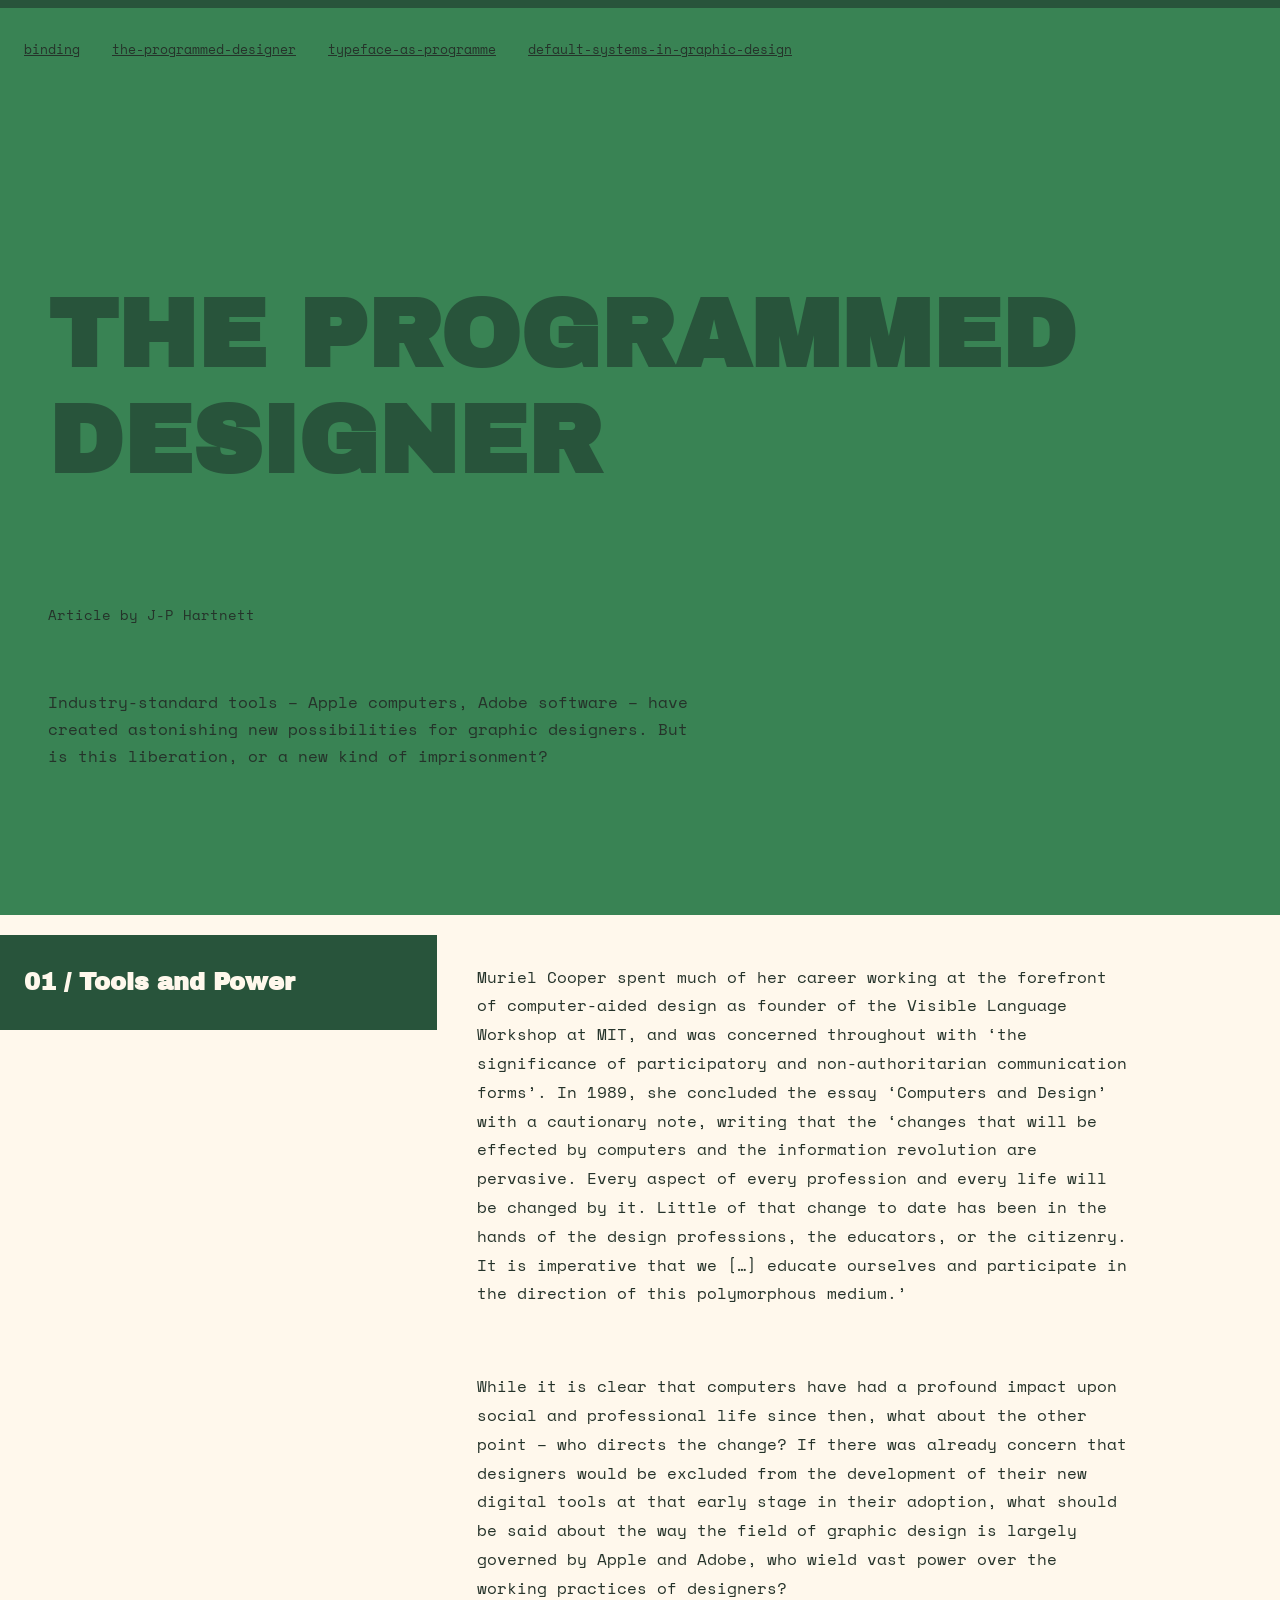
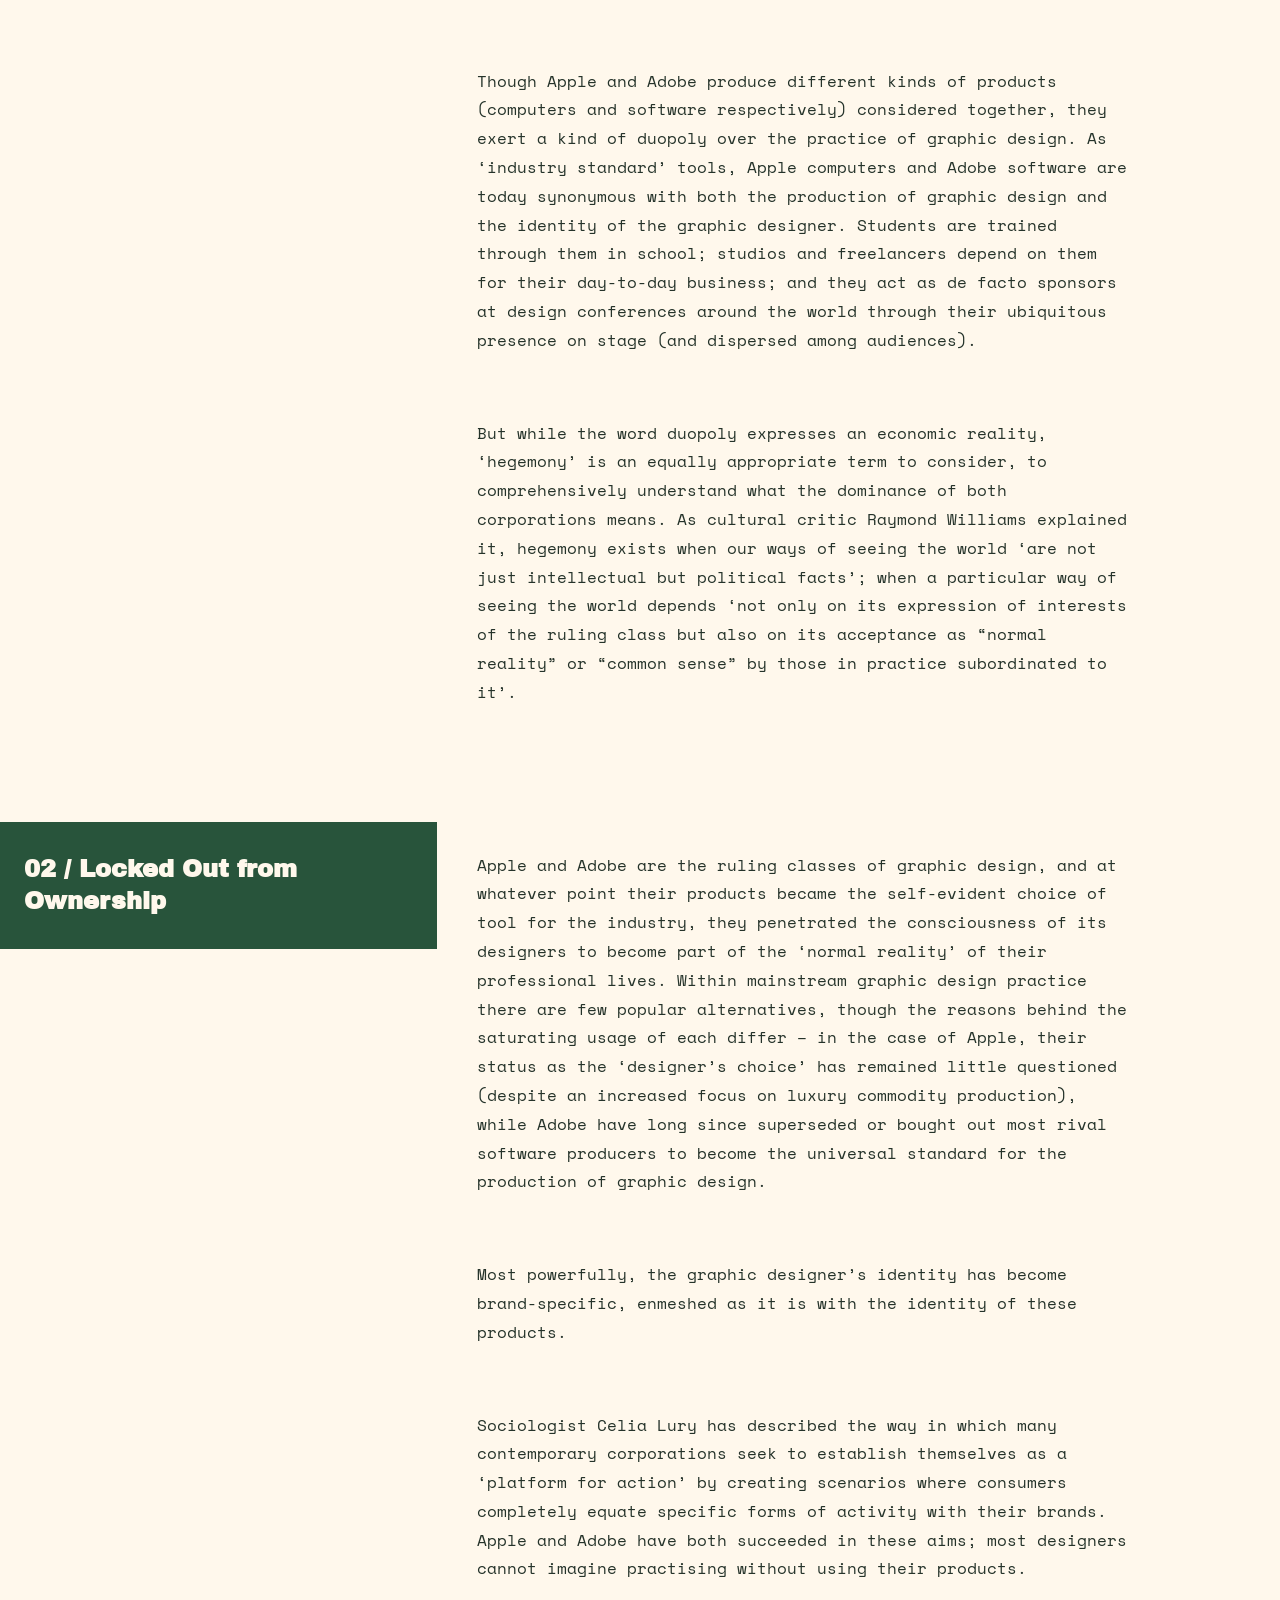
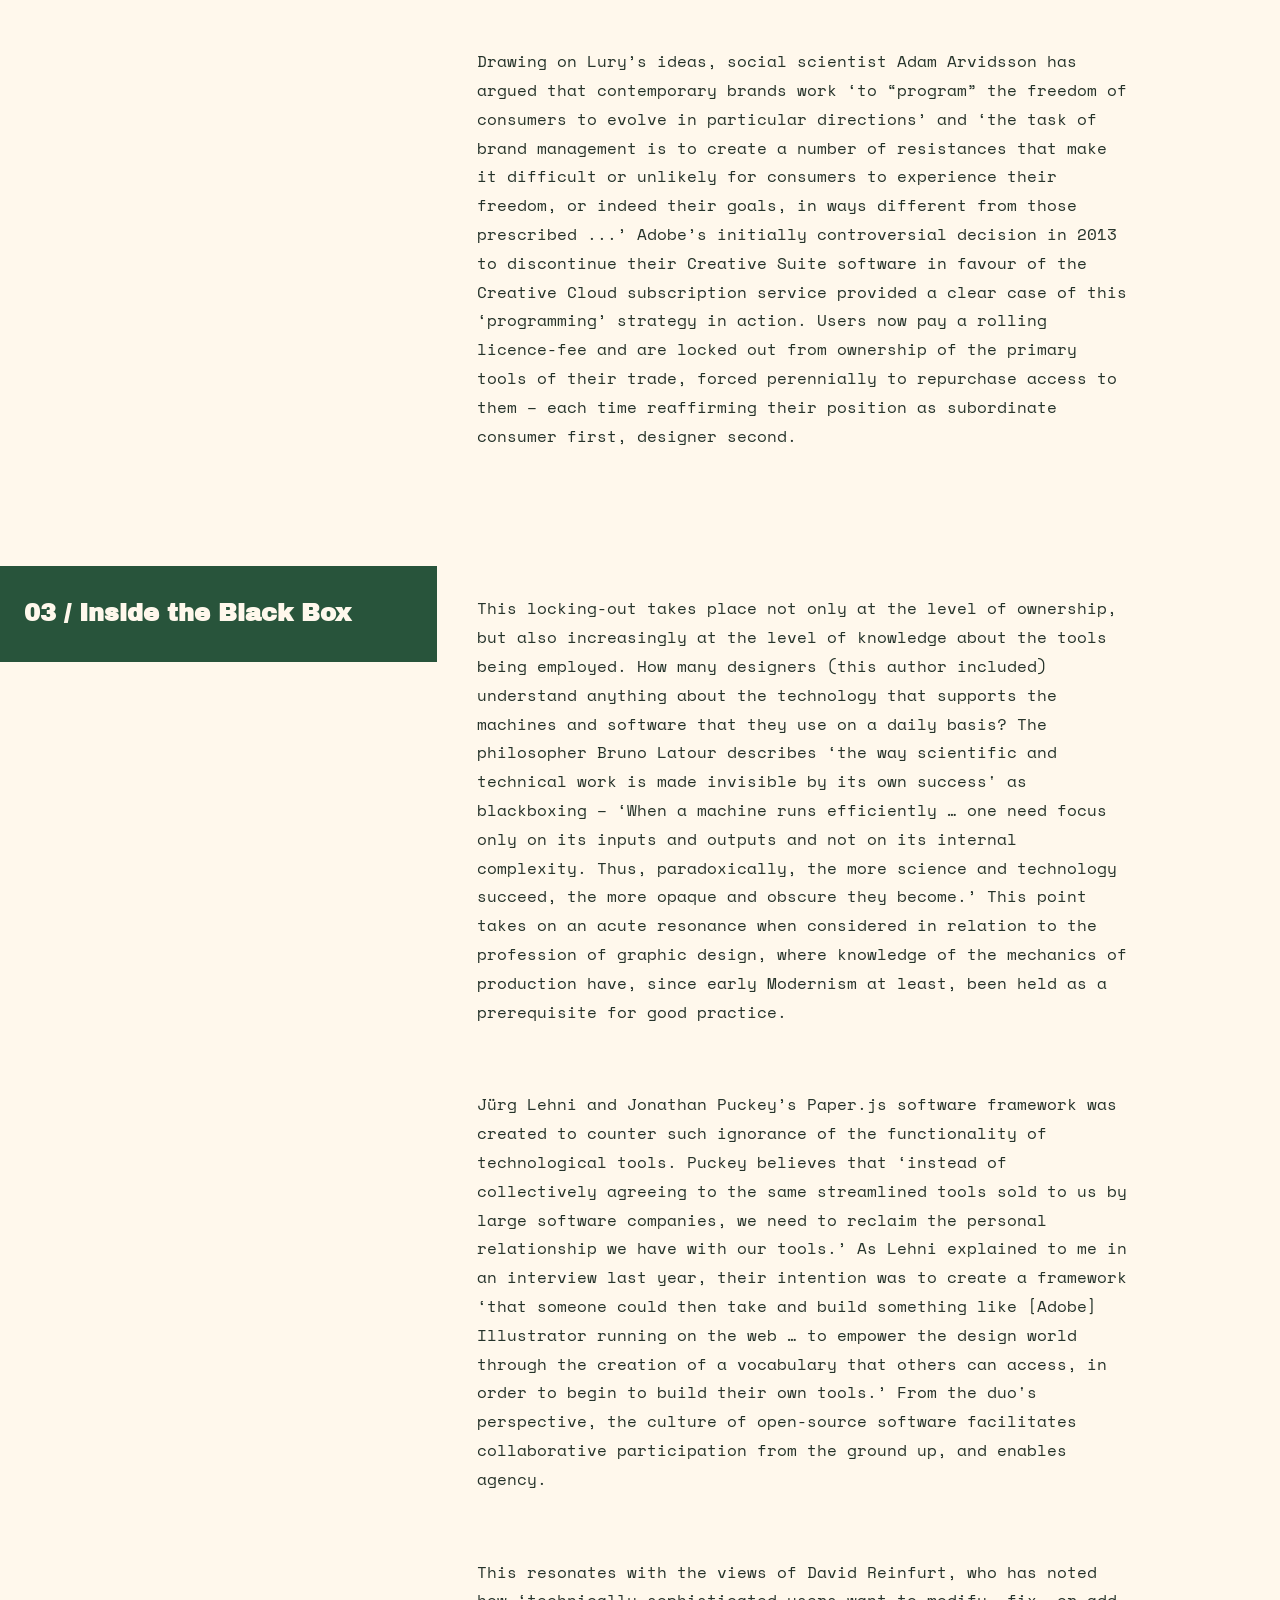
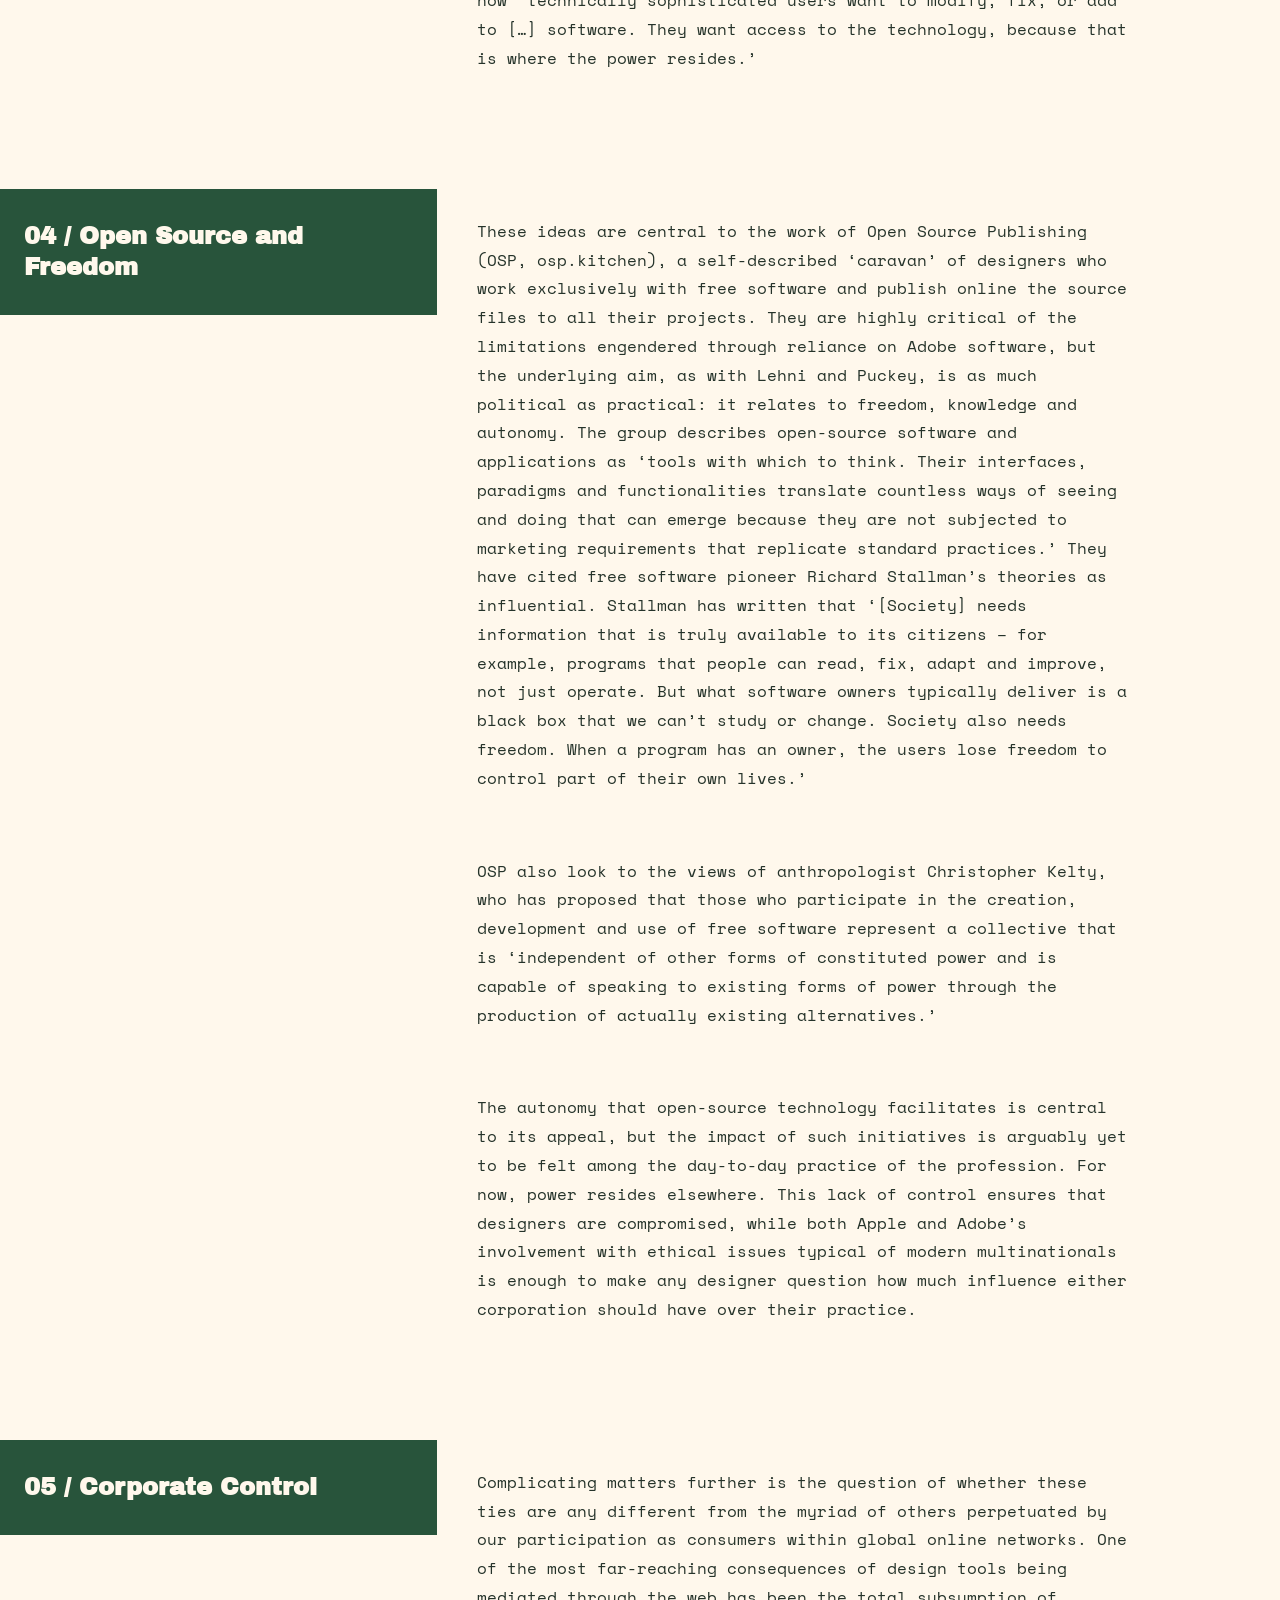
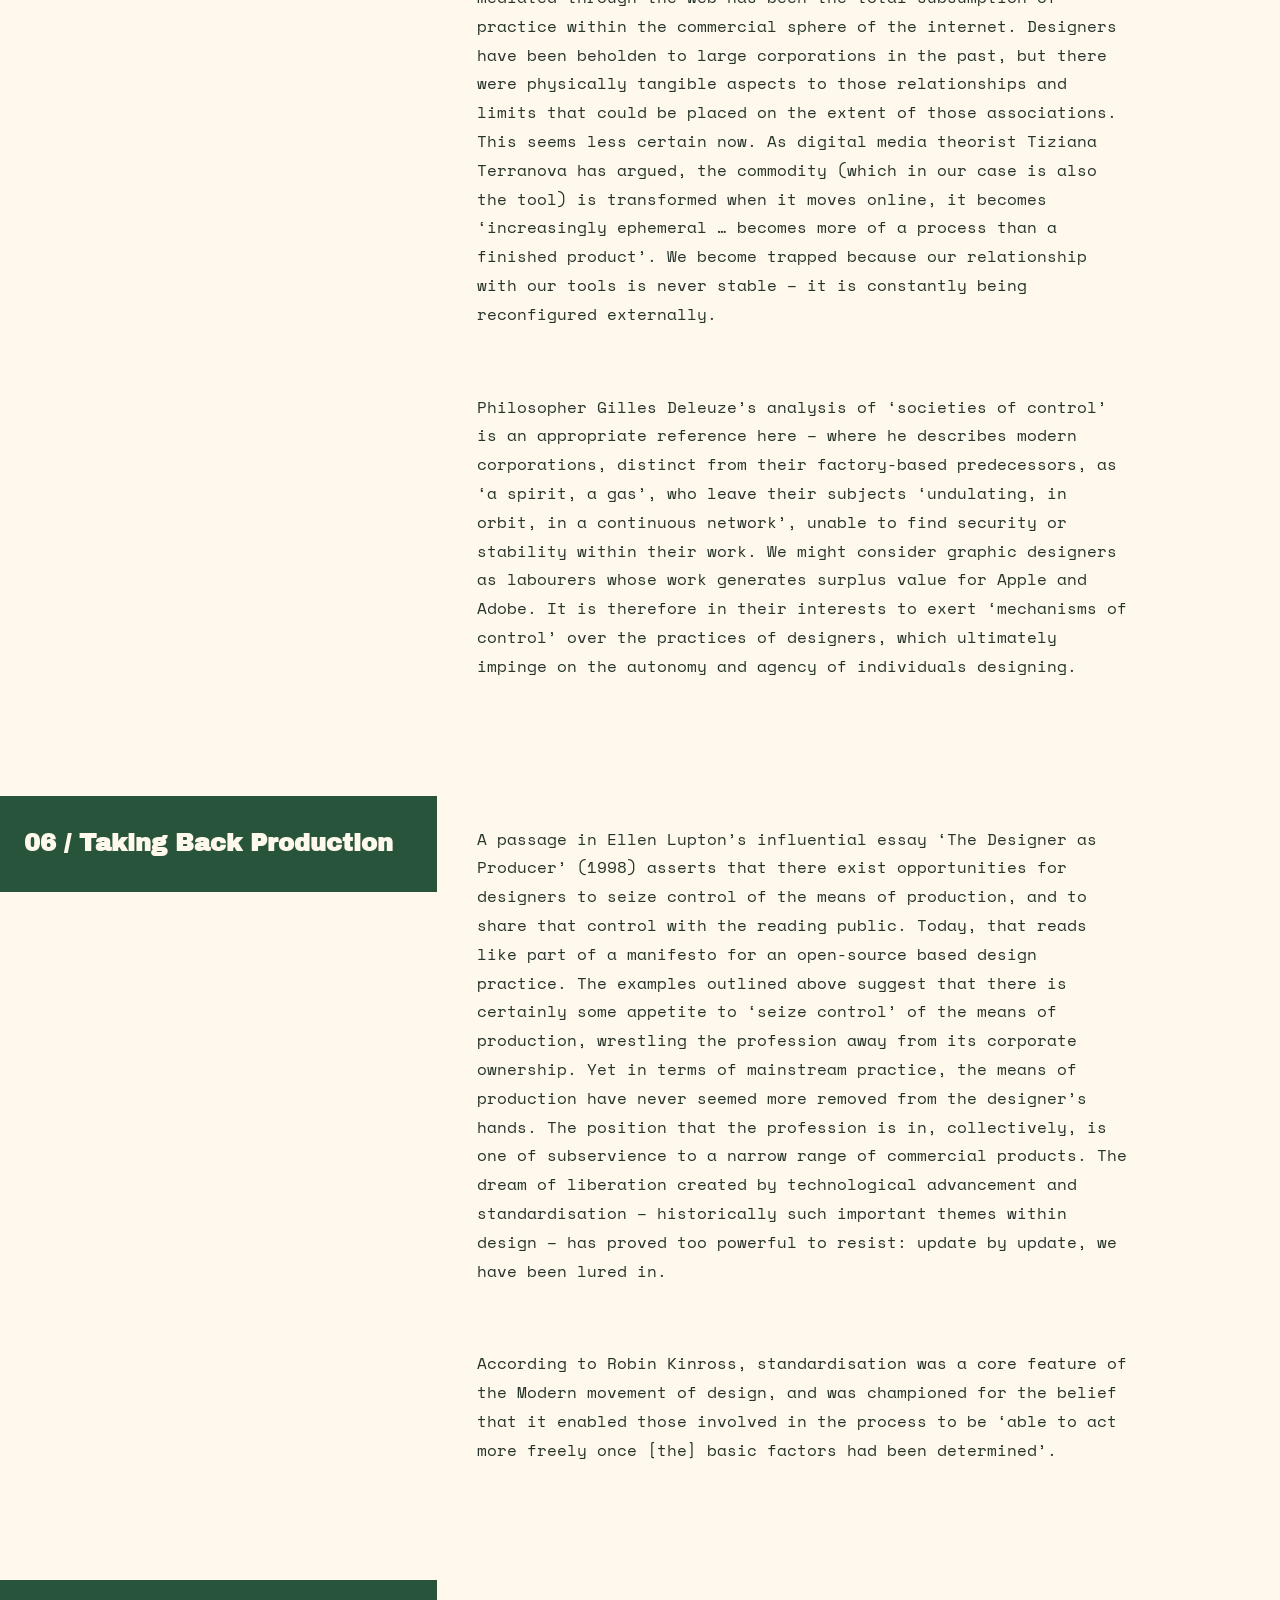
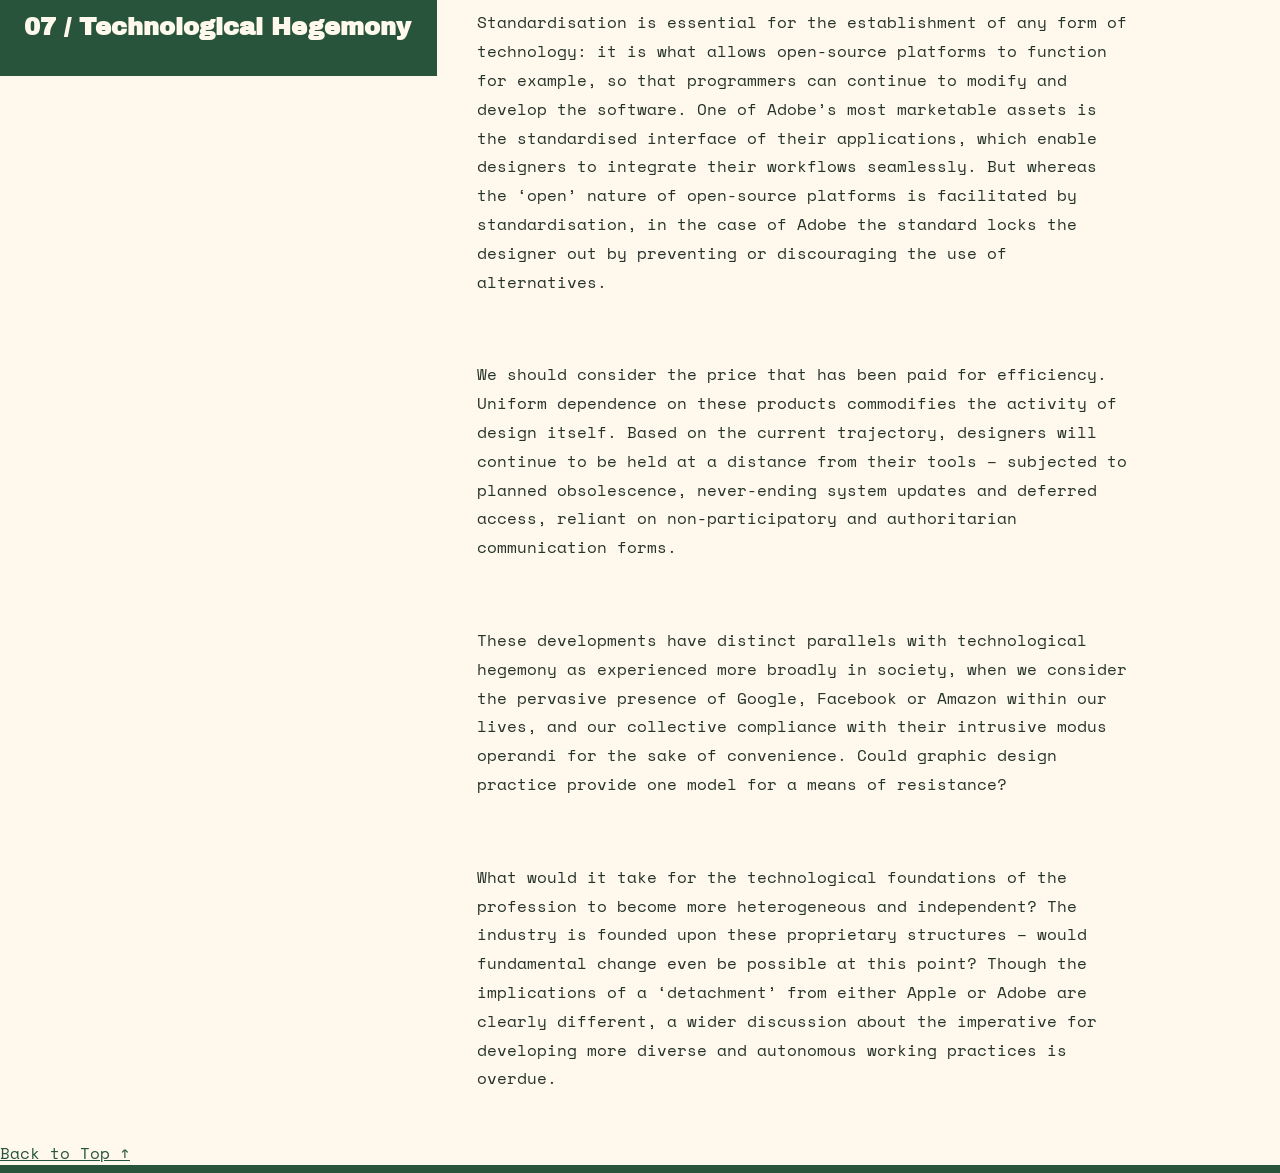
<file: the-programmed-designer/index.html>
<!doctype html>
<html lang="en">

<head>
	<meta name="viewport" content="width=device-width, initial-scale=1">
	<title>The Programmed Designer</title>
	<link href="style.css" rel="stylesheet">
	<link href="https://fonts.googleapis.com/css2?family=Archivo+Black&family=Space+Mono:wght@400;700&display=swap" rel="stylesheet">
</head>

<body>

<nav>
	<a href="../index.html">binding</a>
	<a href="../the-programmed-designer/index.html">the-programmed-designer</a>
	<a href="../typeface-as-programme/index.html">typeface-as-programme</a>
	<a href="../default-systems-in-graphic-design/index.html">default-systems-in-graphic-design</a>
</nav>

<header>

<h1>The Programmed Designer</h1>

<div class="credits">
	<p>Article by J-P Hartnett</p>
</div>

<p>Industry-standard tools – Apple computers, Adobe software – have created astonishing new possibilities for graphic designers. But is this liberation, or a new kind of imprisonment?</p>

</header>

<main>

<article>

<section>

<h2>01 / Tools and Power</h2>

<div class="text">

<p>Muriel Cooper spent much of her career working at the forefront of computer-aided design as founder of the Visible Language Workshop at MIT, and was concerned throughout with ‘the significance of participatory and non-authoritarian communication forms’. In 1989, she concluded the essay ‘Computers and Design’ with a cautionary note, writing that the ‘changes that will be effected by computers and the information revolution are pervasive. Every aspect of every profession and every life will be changed by it. Little of that change to date has been in the hands of the design professions, the educators, or the citizenry. It is imperative that we […] educate ourselves and participate in the direction of this polymorphous medium.’</p>

<p>While it is clear that computers have had a profound impact upon social and professional life since then, what about the other point – who directs the change? If there was already concern that designers would be excluded from the development of their new digital tools at that early stage in their adoption, what should be said about the way the field of graphic design is largely governed by Apple and Adobe, who wield vast power over the working practices of designers?</p>

<p>Though Apple and Adobe produce different kinds of products (computers and software respectively) considered together, they exert a kind of duopoly over the practice of graphic design. As ‘industry standard’ tools, Apple computers and Adobe software are today synonymous with both the production of graphic design and the identity of the graphic designer. Students are trained through them in school; studios and freelancers depend on them for their day-to-day business; and they act as de facto sponsors at design conferences around the world through their ubiquitous presence on stage (and dispersed among audiences).</p>

<p>But while the word duopoly expresses an economic reality, ‘hegemony’ is an equally appropriate term to consider, to comprehensively understand what the dominance of both corporations means. As cultural critic Raymond Williams explained it, hegemony exists when our ways of seeing the world ‘are not just intellectual but political facts’; when a particular way of seeing the world depends ‘not only on its expression of interests of the ruling class but also on its acceptance as “normal reality” or “common sense” by those in practice subordinated to it’.</p>

</div>

</section>


<section>

<h2>02 / Locked Out from Ownership</h2>

<div class="text">

<p>Apple and Adobe are the ruling classes of graphic design, and at whatever point their products became the self-evident choice of tool for the industry, they penetrated the consciousness of its designers to become part of the ‘normal reality’ of their professional lives. Within mainstream graphic design practice there are few popular alternatives, though the reasons behind the saturating usage of each differ – in the case of Apple, their status as the ‘designer’s choice’ has remained little questioned (despite an increased focus on luxury commodity production), while Adobe have long since superseded or bought out most rival software producers to become the universal standard for the production of graphic design.</p>

<p>Most powerfully, the graphic designer’s identity has become brand-specific, enmeshed as it is with the identity of these products.</p>

<p>Sociologist Celia Lury has described the way in which many contemporary corporations seek to establish themselves as a ‘platform for action’ by creating scenarios where consumers completely equate specific forms of activity with their brands. Apple and Adobe have both succeeded in these aims; most designers cannot imagine practising without using their products.</p>

<p>Drawing on Lury’s ideas, social scientist Adam Arvidsson has argued that contemporary brands work ‘to “program” the freedom of consumers to evolve in particular directions’ and ‘the task of brand management is to create a number of resistances that make it difficult or unlikely for consumers to experience their freedom, or indeed their goals, in ways different from those prescribed ...’ Adobe’s initially controversial decision in 2013 to discontinue their Creative Suite software in favour of the Creative Cloud subscription service provided a clear case of this ‘programming’ strategy in action. Users now pay a rolling licence-fee and are locked out from ownership of the primary tools of their trade, forced perennially to repurchase access to them – each time reaffirming their position as subordinate consumer first, designer second.</p>

</div>

</section>


<section>

<h2>03 / Inside the Black Box</h2>

<div class="text">

<p>This locking-out takes place not only at the level of ownership, but also increasingly at the level of knowledge about the tools being employed. How many designers (this author included) understand anything about the technology that supports the machines and software that they use on a daily basis? The philosopher Bruno Latour describes ‘the way scientific and technical work is made invisible by its own success' as blackboxing – ‘When a machine runs efficiently … one need focus only on its inputs and outputs and not on its internal complexity. Thus, paradoxically, the more science and technology succeed, the more opaque and obscure they become.’ This point takes on an acute resonance when considered in relation to the profession of graphic design, where knowledge of the mechanics of production have, since early Modernism at least, been held as a prerequisite for good practice.</p>

<p>Jürg Lehni and Jonathan Puckey’s Paper.js software framework was created to counter such ignorance of the functionality of technological tools. Puckey believes that ‘instead of collectively agreeing to the same streamlined tools sold to us by large software companies, we need to reclaim the personal relationship we have with our tools.’ As Lehni explained to me in an interview last year, their intention was to create a framework ‘that someone could then take and build something like [Adobe] Illustrator running on the web … to empower the design world through the creation of a vocabulary that others can access, in order to begin to build their own tools.’ From the duo's perspective, the culture of open-source software facilitates collaborative participation from the ground up, and enables agency.</p>

<p>This resonates with the views of David Reinfurt, who has noted how ‘technically sophisticated users want to modify, fix, or add to […] software. They want access to the technology, because that is where the power resides.’</p>

</div>

</section>


<section>

<h2>04 / Open Source and Freedom</h2>

<div class="text">

<p>These ideas are central to the work of Open Source Publishing (OSP, osp.kitchen), a self-described ‘caravan’ of designers who work exclusively with free software and publish online the source files to all their projects. They are highly critical of the limitations engendered through reliance on Adobe software, but the underlying aim, as with Lehni and Puckey, is as much political as practical: it relates to freedom, knowledge and autonomy. The group describes open-source software and applications as ‘tools with which to think. Their interfaces, paradigms and functionalities translate countless ways of seeing and doing that can emerge because they are not subjected to marketing requirements that replicate standard practices.’ They have cited free software pioneer Richard Stallman’s theories as influential. Stallman has written that ‘[Society] needs information that is truly available to its citizens – for example, programs that people can read, fix, adapt and improve, not just operate. But what software owners typically deliver is a black box that we can’t study or change. Society also needs freedom. When a program has an owner, the users lose freedom to control part of their own lives.’</p>

<p>OSP also look to the views of anthropologist Christopher Kelty, who has proposed that those who participate in the creation, development and use of free software represent a collective that is ‘independent of other forms of constituted power and is capable of speaking to existing forms of power through the production of actually existing alternatives.’</p>

<p>The autonomy that open-source technology facilitates is central to its appeal, but the impact of such initiatives is arguably yet to be felt among the day-to-day practice of the profession. For now, power resides elsewhere. This lack of control ensures that designers are compromised, while both Apple and Adobe’s involvement with ethical issues typical of modern multinationals is enough to make any designer question how much influence either corporation should have over their practice.</p>

</div>

</section>


<section>

<h2>05 / Corporate Control</h2>

<div class="text">

<p>Complicating matters further is the question of whether these ties are any different from the myriad of others perpetuated by our participation as consumers within global online networks. One of the most far-reaching consequences of design tools being mediated through the web has been the total subsumption of practice within the commercial sphere of the internet. Designers have been beholden to large corporations in the past, but there were physically tangible aspects to those relationships and limits that could be placed on the extent of those associations. This seems less certain now. As digital media theorist Tiziana Terranova has argued, the commodity (which in our case is also the tool) is transformed when it moves online, it becomes ‘increasingly ephemeral … becomes more of a process than a finished product’. We become trapped because our relationship with our tools is never stable – it is constantly being reconfigured externally.</p>

<p>Philosopher Gilles Deleuze’s analysis of ‘societies of control’ is an appropriate reference here – where he describes modern corporations, distinct from their factory-based predecessors, as ‘a spirit, a gas’, who leave their subjects ‘undulating, in orbit, in a continuous network’, unable to find security or stability within their work. We might consider graphic designers as labourers whose work generates surplus value for Apple and Adobe. It is therefore in their interests to exert ‘mechanisms of control’ over the practices of designers, which ultimately impinge on the autonomy and agency of individuals designing.</p>

</div>

</section>


<section>

<h2>06 / Taking Back Production</h2>

<div class="text">

<p>A passage in Ellen Lupton’s influential essay ‘The Designer as Producer’ (1998) asserts that there exist opportunities for designers to seize control of the means of production, and to share that control with the reading public. Today, that reads like part of a manifesto for an open-source based design practice. The examples outlined above suggest that there is certainly some appetite to ‘seize control’ of the means of production, wrestling the profession away from its corporate ownership. Yet in terms of mainstream practice, the means of production have never seemed more removed from the designer’s hands. The position that the profession is in, collectively, is one of subservience to a narrow range of commercial products. The dream of liberation created by technological advancement and standardisation – historically such important themes within design – has proved too powerful to resist: update by update, we have been lured in.</p>

<p>According to Robin Kinross, standardisation was a core feature of the Modern movement of design, and was championed for the belief that it enabled those involved in the process to be ‘able to act more freely once [the] basic factors had been determined’.</p>

</div>

</section>


<section>

<h2>07 / Technological Hegemony</h2>

<div class="text">

<p>Standardisation is essential for the establishment of any form of technology: it is what allows open-source platforms to function for example, so that programmers can continue to modify and develop the software. One of Adobe’s most marketable assets is the standardised interface of their applications, which enable designers to integrate their workflows seamlessly. But whereas the ‘open’ nature of open-source platforms is facilitated by standardisation, in the case of Adobe the standard locks the designer out by preventing or discouraging the use of alternatives.</p>

<p>We should consider the price that has been paid for efficiency. Uniform dependence on these products commodifies the activity of design itself. Based on the current trajectory, designers will continue to be held at a distance from their tools – subjected to planned obsolescence, never-ending system updates and deferred access, reliant on non-participatory and authoritarian communication forms.</p>

<p>These developments have distinct parallels with technological hegemony as experienced more broadly in society, when we consider the pervasive presence of Google, Facebook or Amazon within our lives, and our collective compliance with their intrusive modus operandi for the sake of convenience. Could graphic design practice provide one model for a means of resistance?</p>

<p>What would it take for the technological foundations of the profession to become more heterogeneous and independent? The industry is founded upon these proprietary structures – would fundamental change even be possible at this point? Though the implications of a ‘detachment’ from either Apple or Adobe are clearly different, a wider discussion about the imperative for developing more diverse and autonomous working practices is overdue.</p>

</div>

</section>

</article>

</main>
<a href="#top">Back to Top ↑</a>
</body>

</html>
</file>
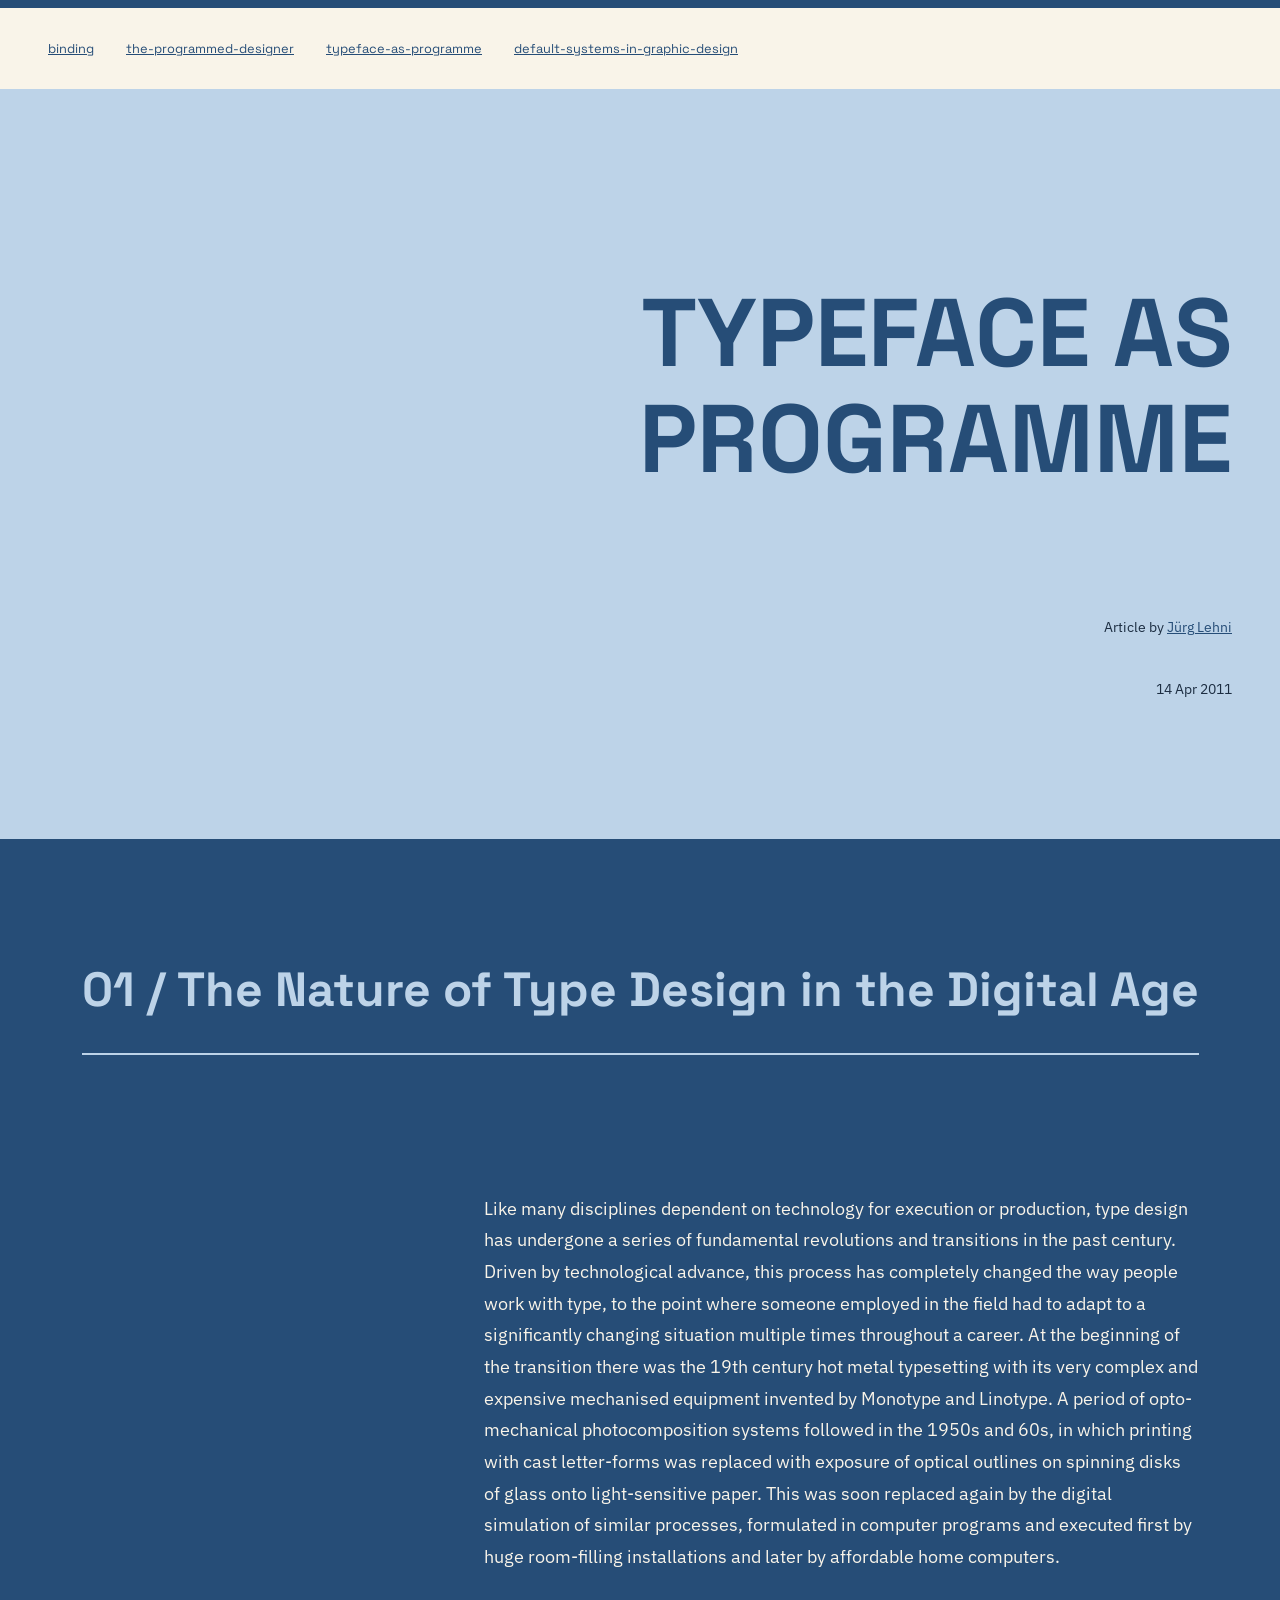
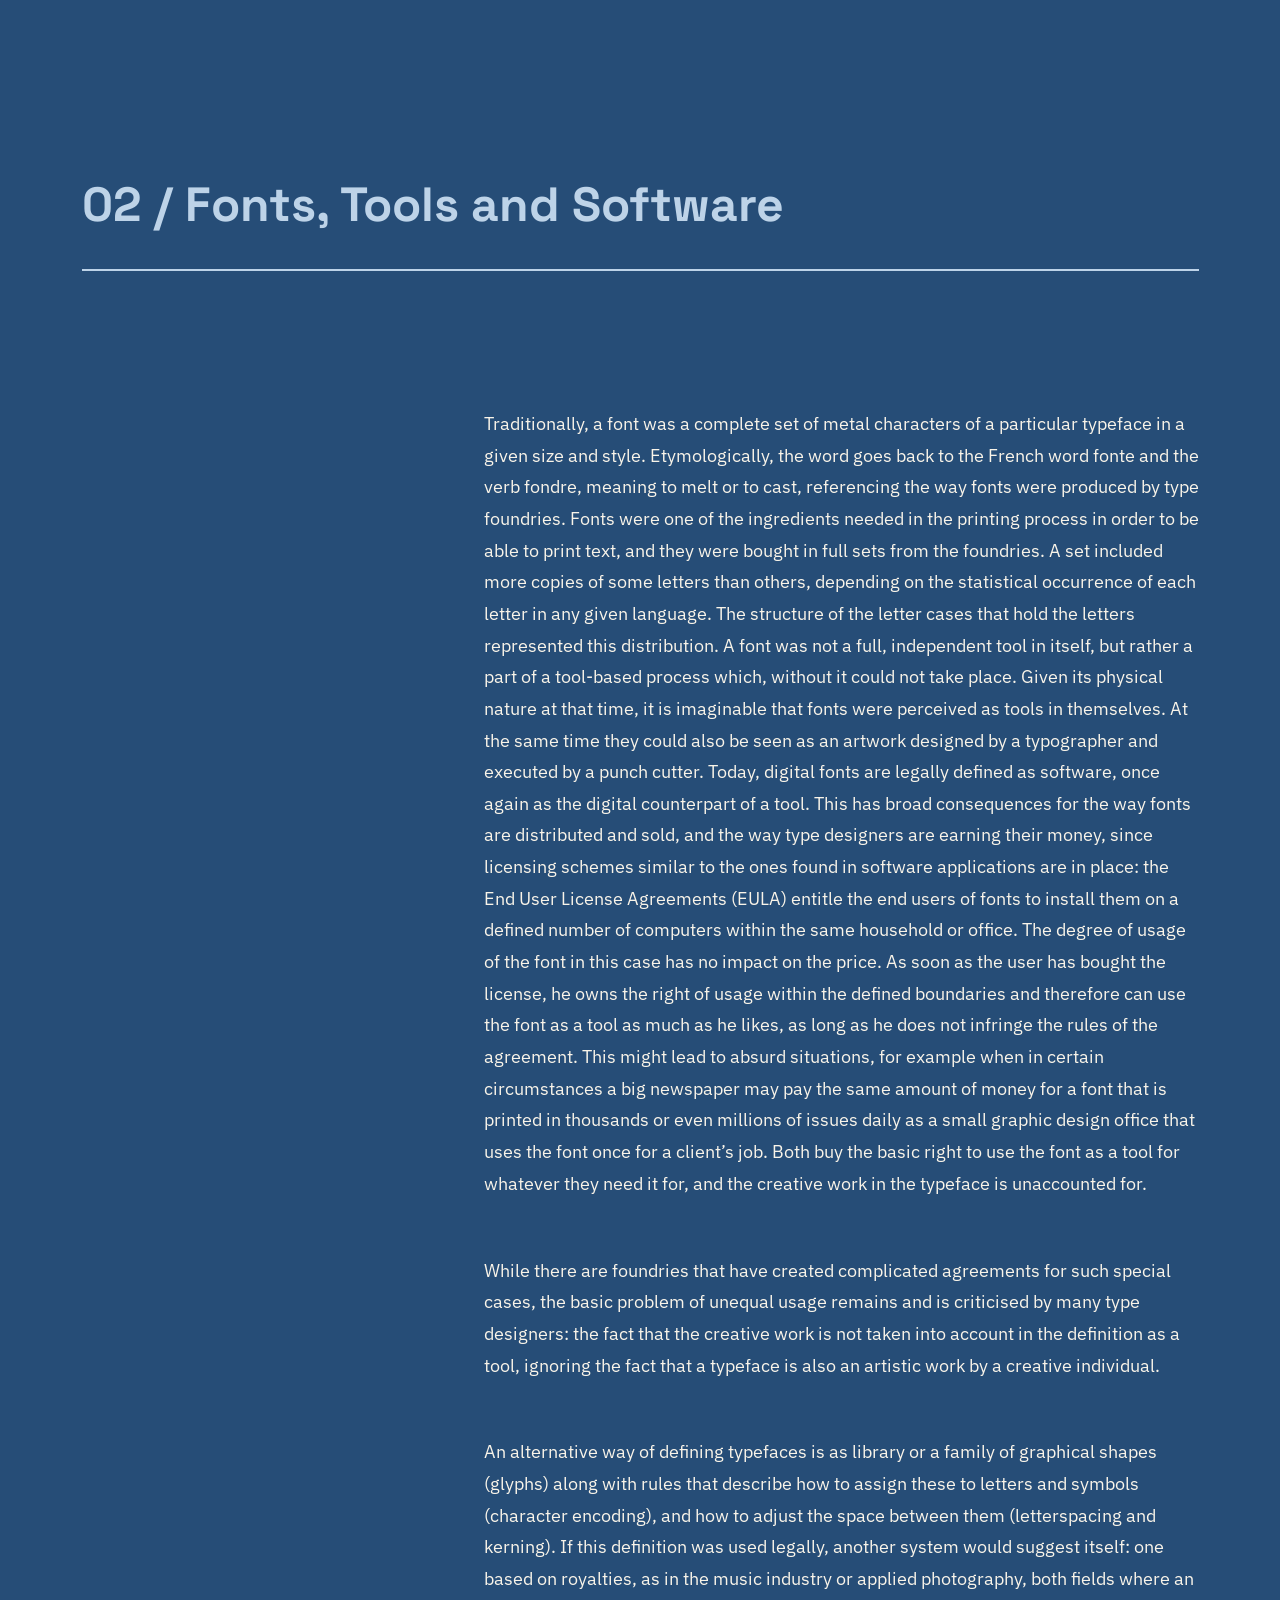
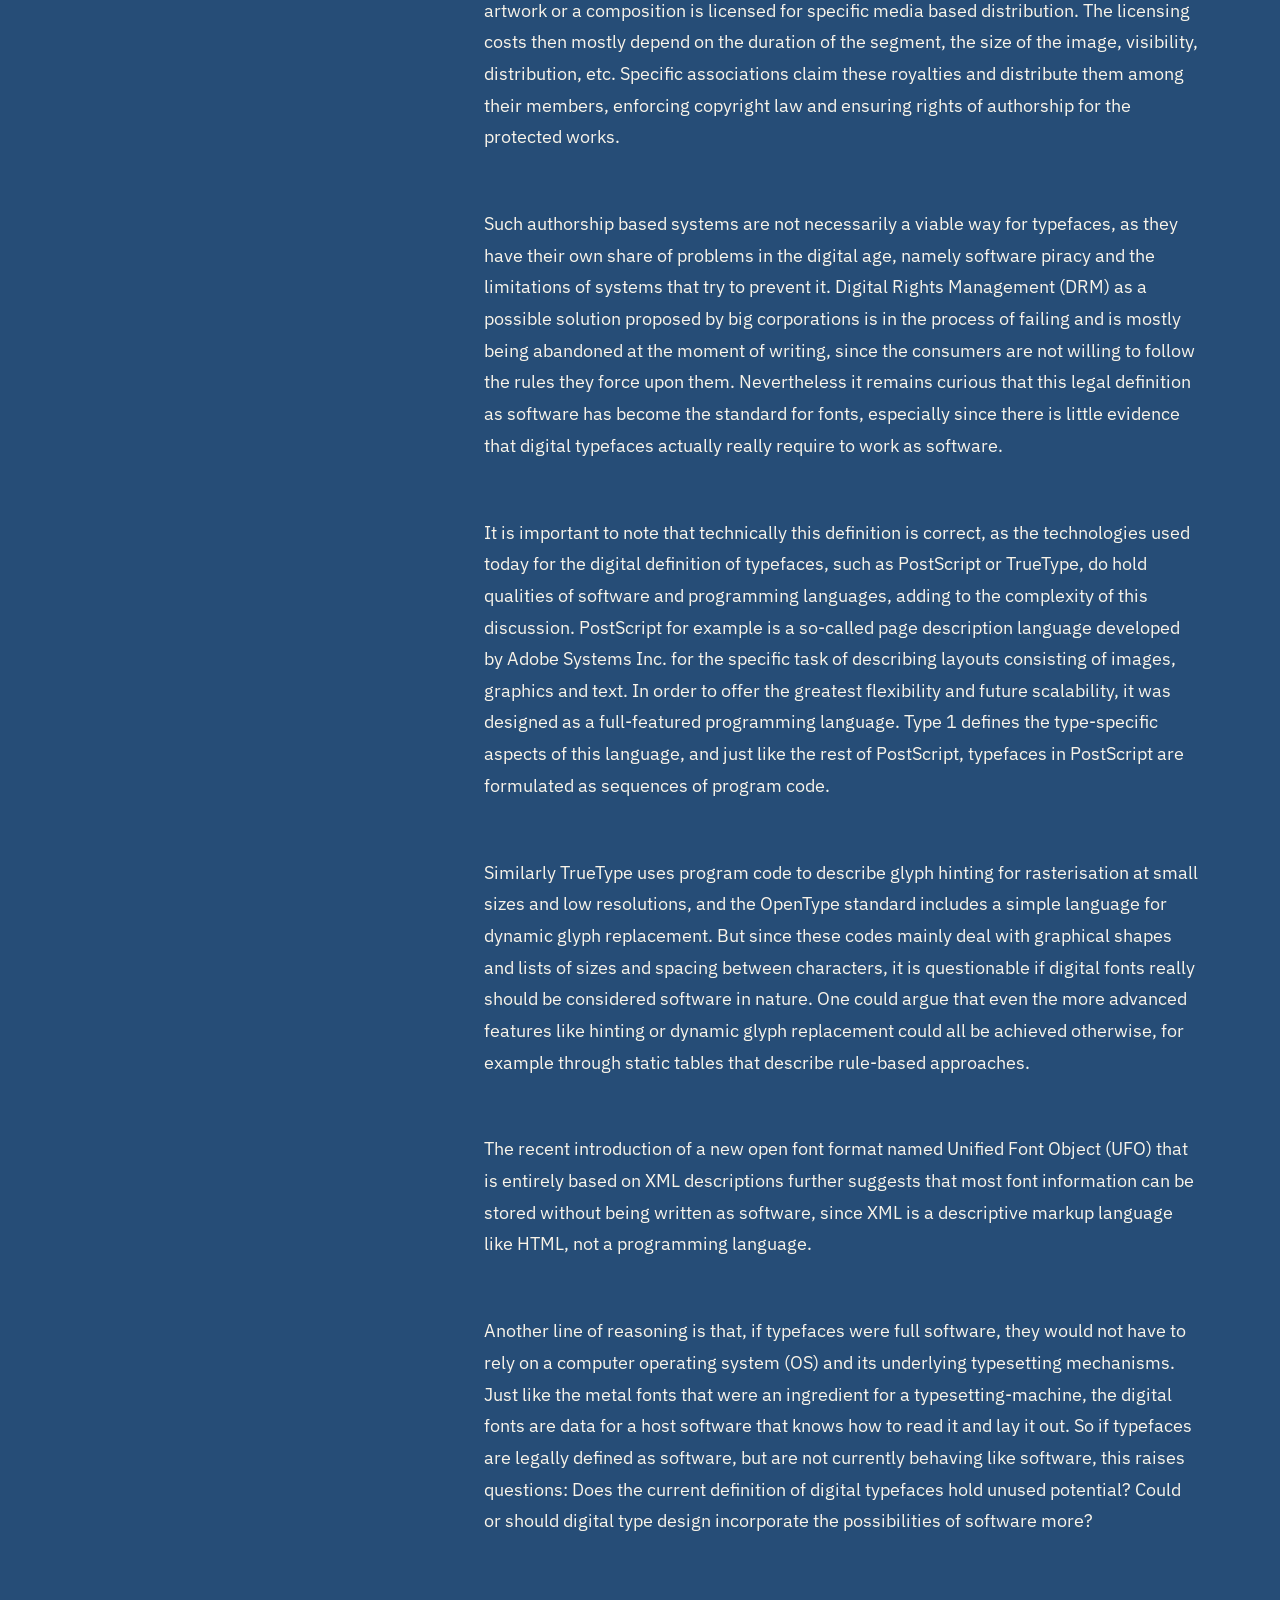
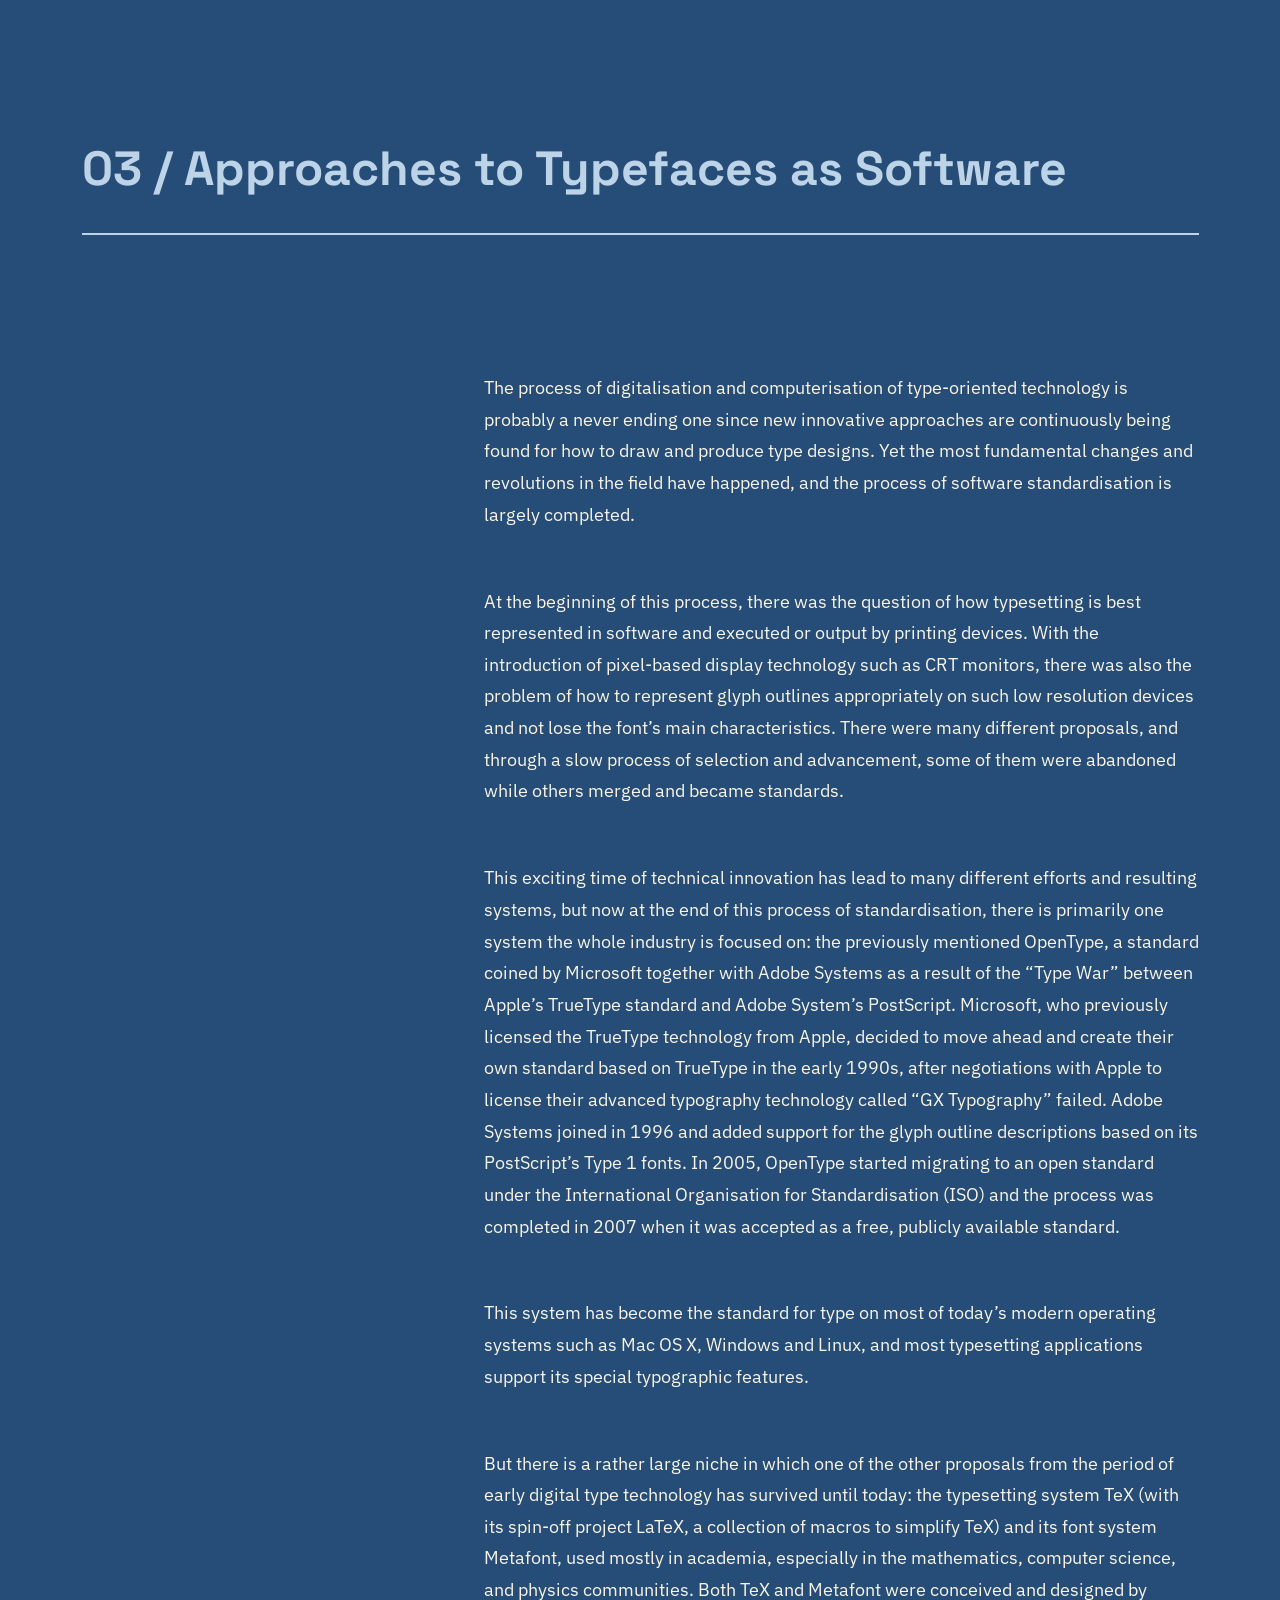
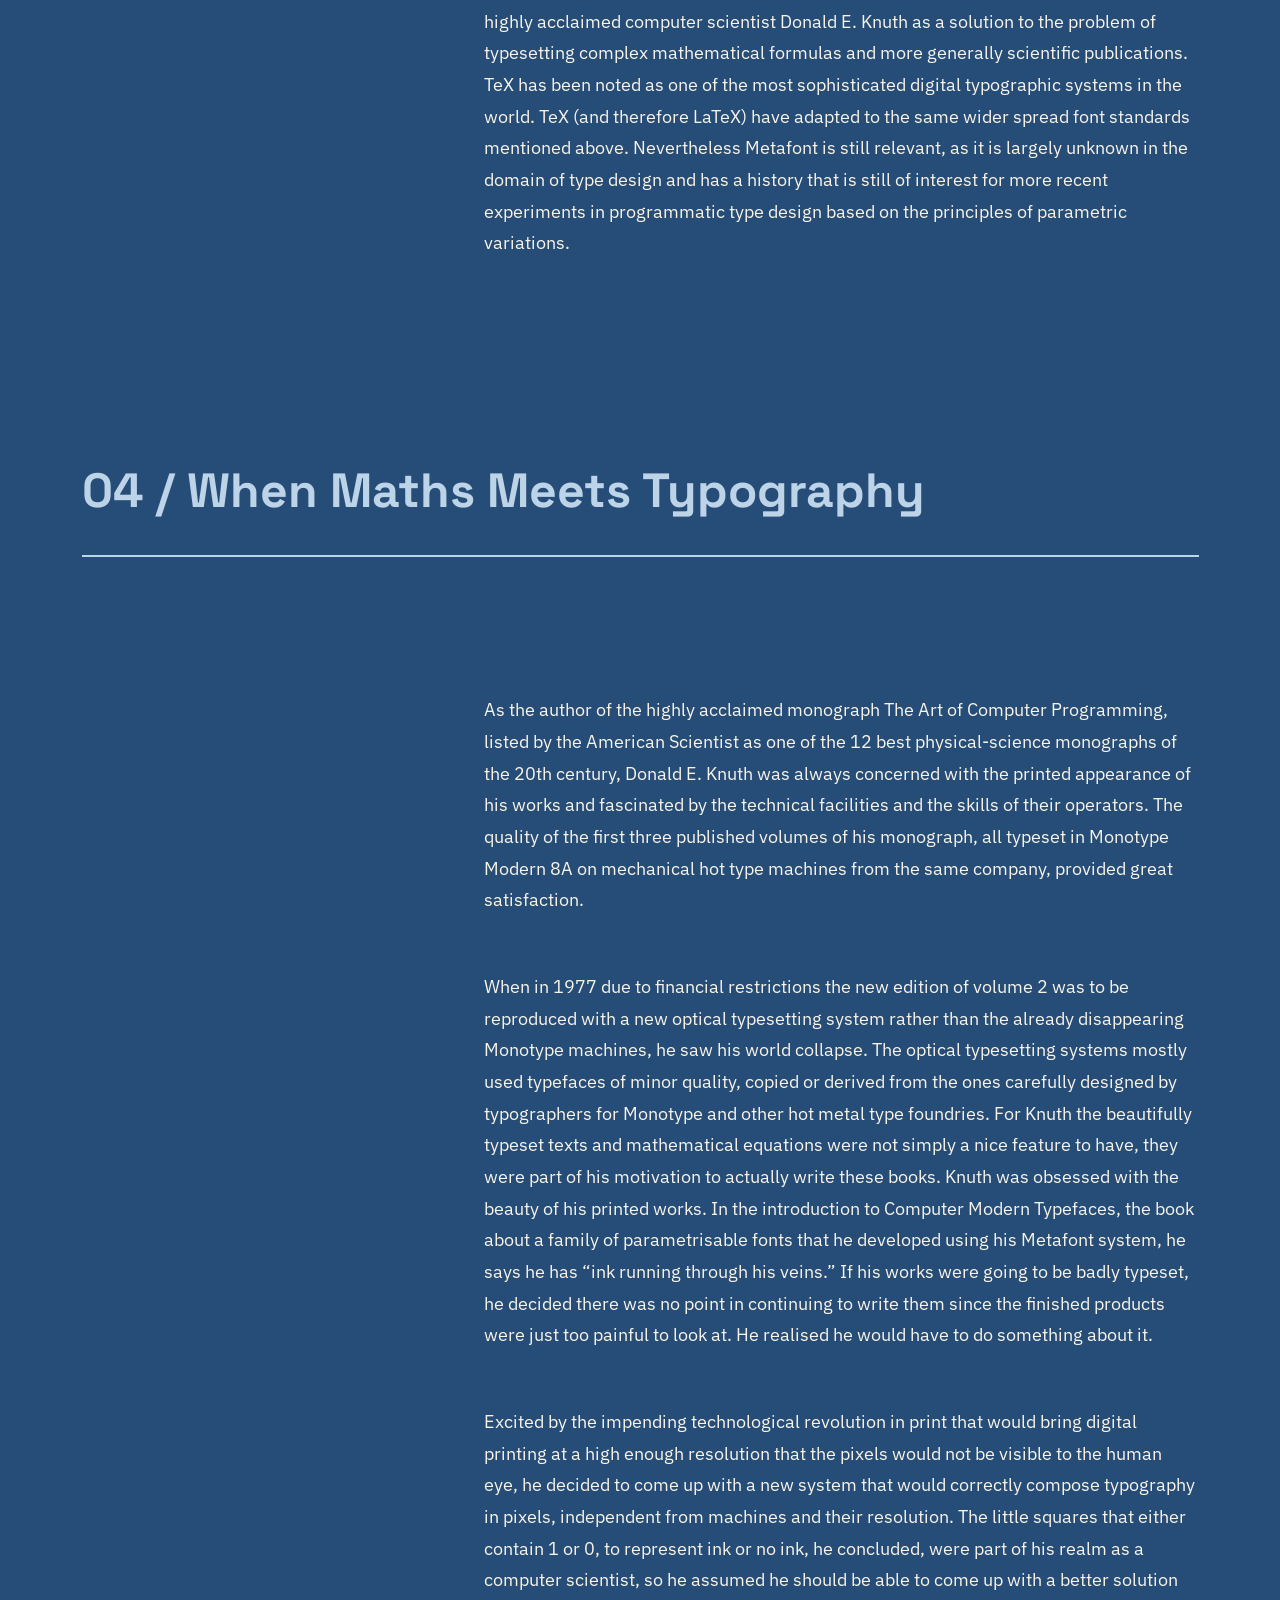
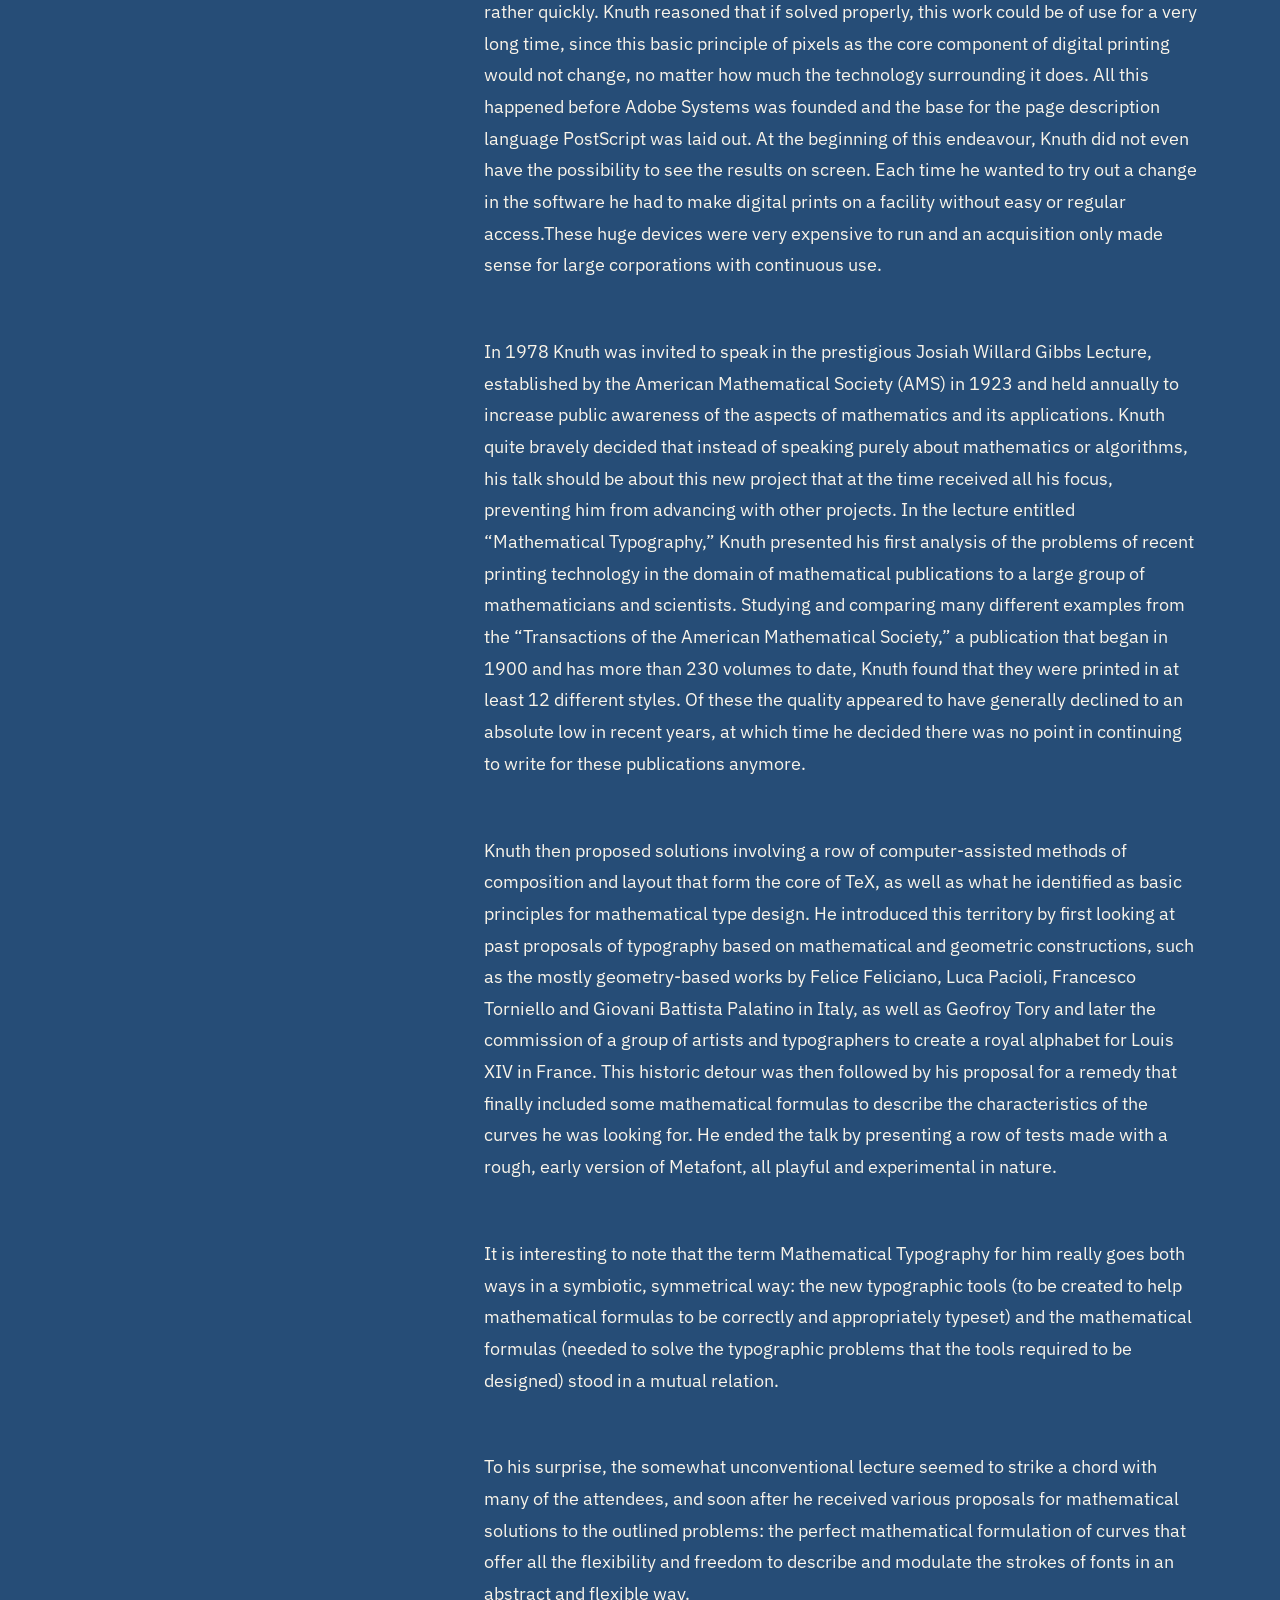
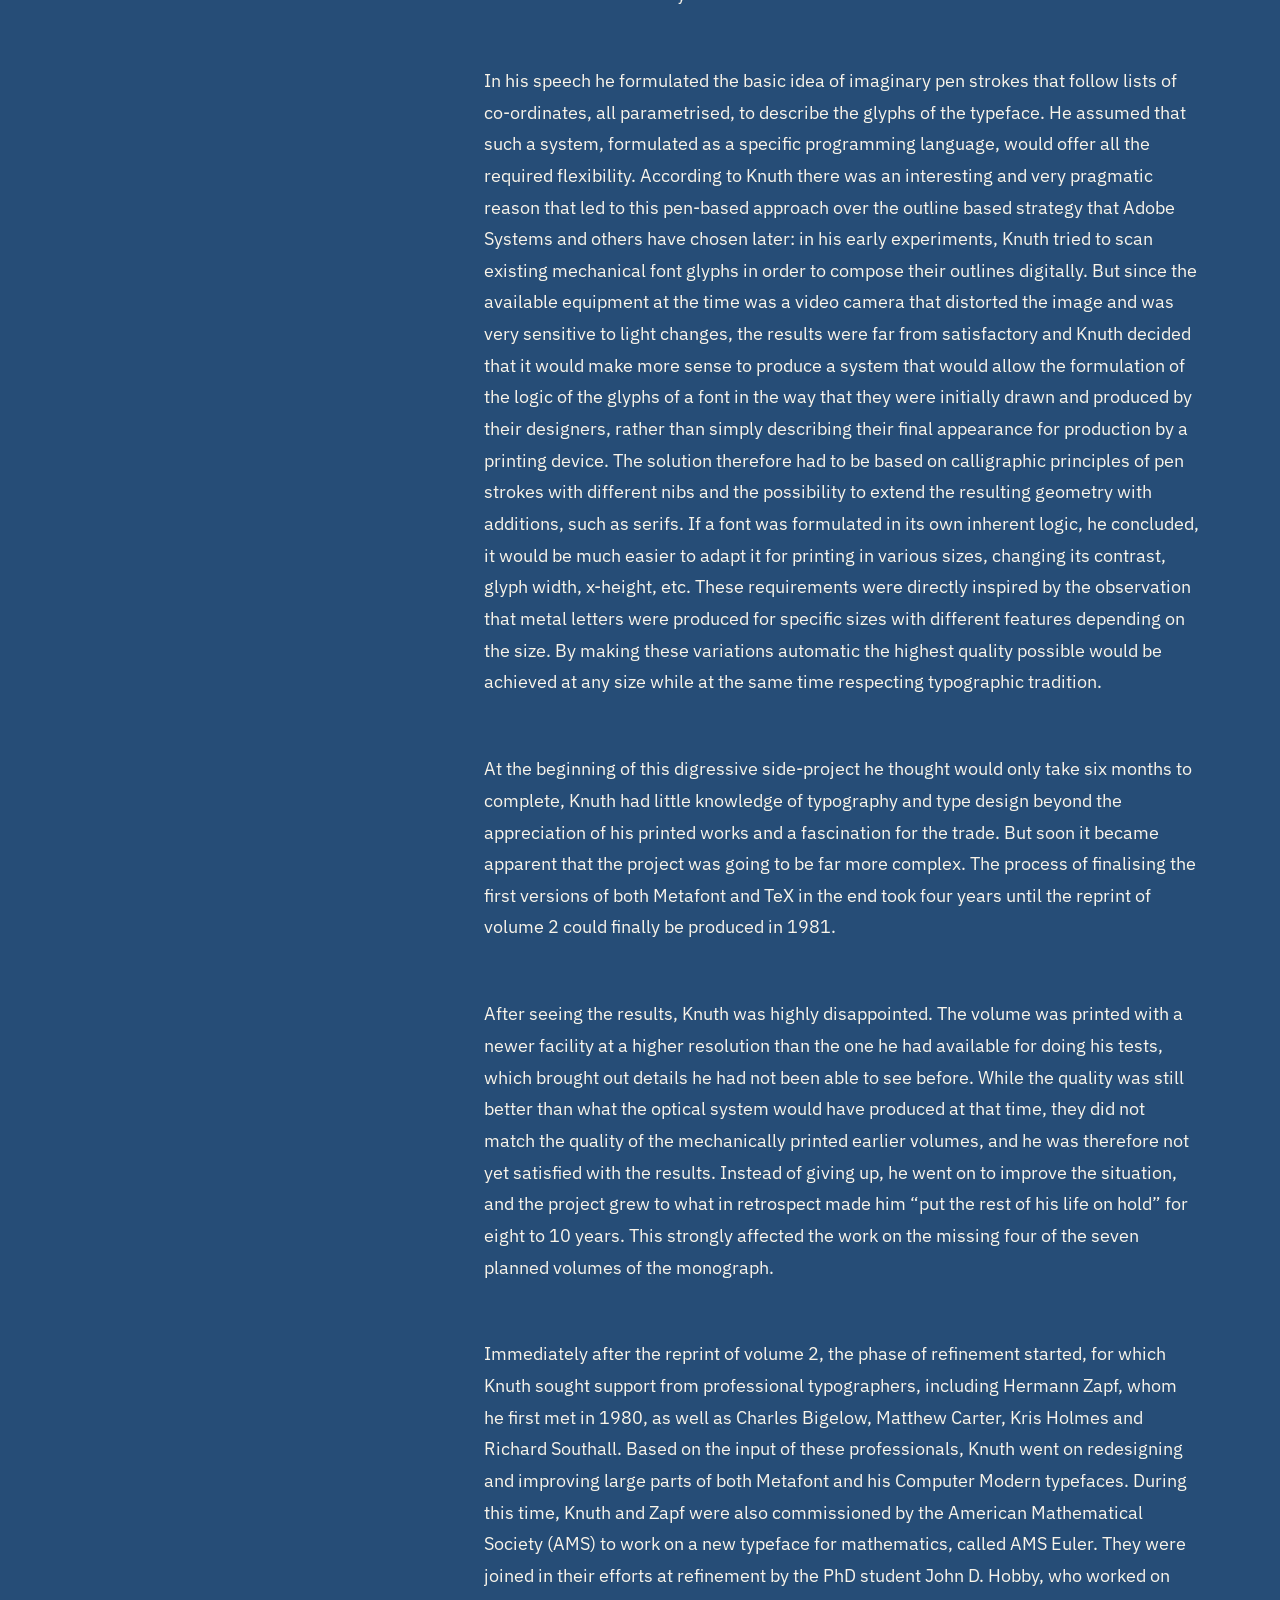
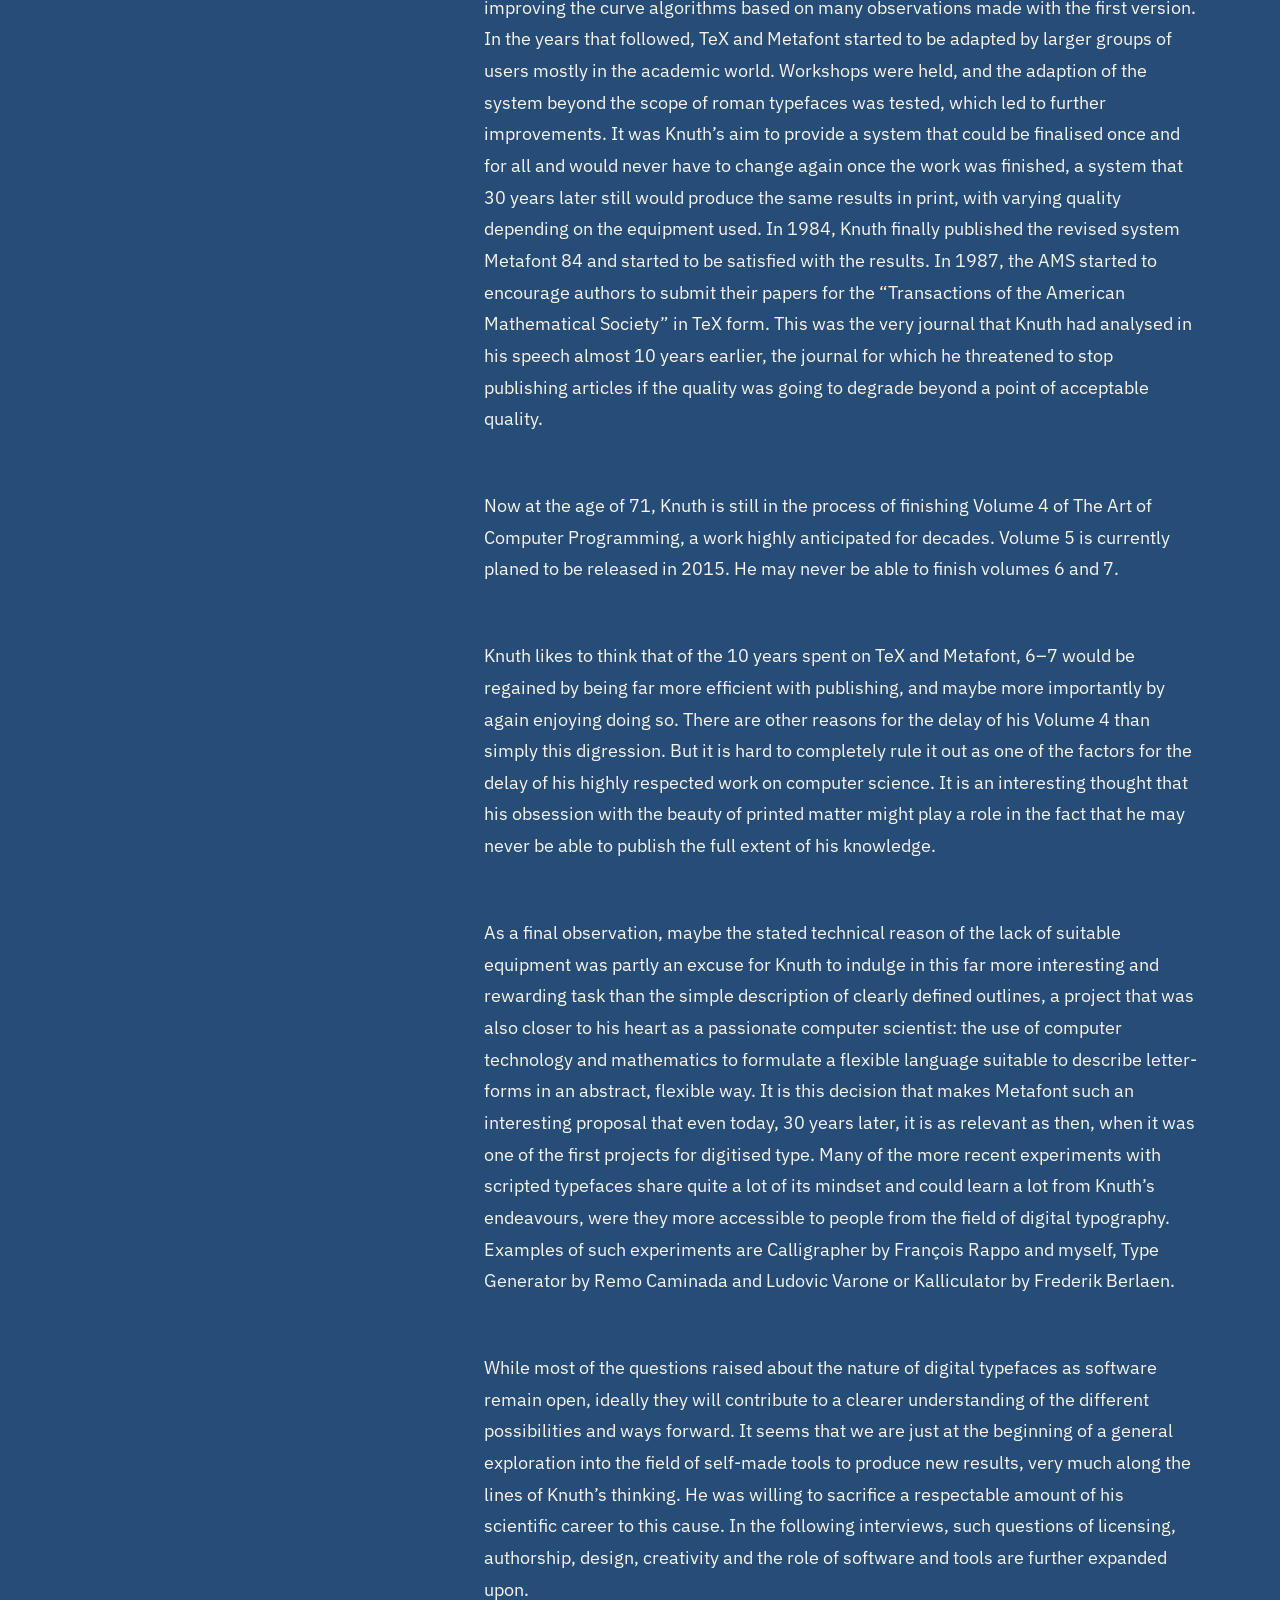
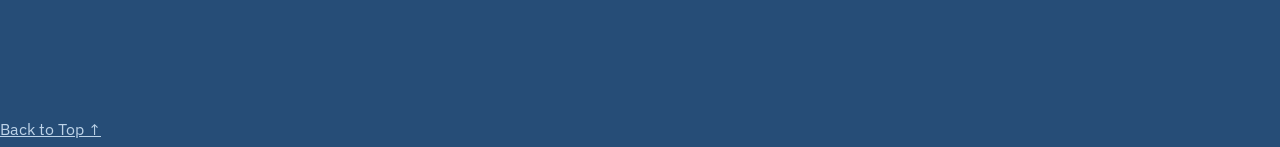
<file: typeface-as-programme/index.html>
<!doctype html>
<head lang="en">
<head>
<meta content="width=device-width, initial-scale=1" name="viewport"/>
<title>Direction 1</title>
<link href="style.css" rel="stylesheet"/>
<link href="https://fonts.googleapis.com/css2?family=IBM+Plex+Sans:wght@400;500;700&amp;family=Space+Grotesk:wght@400;700&amp;display=swap" rel="stylesheet"/></head>
</head>

<body>
<nav>
	<a href="../index.html">binding</a>
	<a href="../the-programmed-designer/index.html">the-programmed-designer</a>
	<a href="../typeface-as-programme/index.html">typeface-as-programme</a>
	<a href="../default-systems-in-graphic-design/index.html">default-systems-in-graphic-design</a>
</nav>

<link href="style.css" rel="stylesheet"/>
<link href="https://fonts.googleapis.com/css2?family=IBM+Plex+Sans:wght@400;500;700&amp;family=Space+Grotesk:wght@400;700&amp;display=swap" rel="stylesheet"/></head>

<body>

<header>

<h1>Typeface As Programme</h1>

<div class="credits">
	<p>Article by <a href="https://www.typotheque.com/authors/juerg-lehni">Jürg Lehni</a></p>
	<p><time>14 Apr 2011</time></p>
</div>

</header>

<main>

<article>

<section>

<h2>01 / The Nature of Type Design in the Digital Age</h2>

<div class="text">
	<p>Like many disciplines dependent on technology for execution or production, type design has undergone a series of fundamental revolutions and transitions in the past century. Driven by technological advance, this process has completely changed the way people work with type, to the point where someone employed in the field had to adapt to a significantly changing situation multiple times throughout a career. At the beginning of the transition there was the 19th century hot metal typesetting with its very complex and expensive mechanised equipment invented by Monotype and Linotype. A period of opto-mechanical photocomposition systems followed in the 1950s and 60s, in which printing with cast letter-forms was replaced with exposure of optical outlines on spinning disks of glass onto light-sensitive paper. This was soon replaced again by the digital simulation of similar processes, formulated in computer programs and executed first by huge room-filling installations and later by affordable home computers.</p>
</div>
</section>

<section>
<h2>02 / Fonts, Tools and Software</h2>

<div class="text">
	<p>Traditionally, a font was a complete set of metal characters of a particular typeface in a given size and style. Etymologically, the word goes back to the French word fonte and the verb fondre, meaning to melt or to cast, referencing the way fonts were produced by type foundries. Fonts were one of the ingredients needed in the printing process in order to be able to print text, and they were bought in full sets from the foundries. A set included more copies of some letters than others, depending on the statistical occurrence of each letter in any given language. The structure of the letter cases that hold the letters represented this distribution. A font was not a full, independent tool in itself, but rather a part of a tool-based process which, without it could not take place. Given its physical nature at that time, it is imaginable that fonts were perceived as tools in themselves. At the same time they could also be seen as an artwork designed by a typographer and executed by a punch cutter. Today, digital fonts are legally defined as software, once again as the digital counterpart of a tool. This has broad consequences for the way fonts are distributed and sold, and the way type designers are earning their money, since licensing schemes similar to the ones found in software applications are in place: the End User License Agreements (EULA) entitle the end users of fonts to install them on a defined number of computers within the same household or office. The degree of usage of the font in this case has no impact on the price. As soon as the user has bought the license, he owns the right of usage within the defined boundaries and therefore can use the font as a tool as much as he likes, as long as he does not infringe the rules of the agreement. This might lead to absurd situations, for example when in certain circumstances a big newspaper may pay the same amount of money for a font that is printed in thousands or even millions of issues daily as a small graphic design office that uses the font once for a client’s job. Both buy the basic right to use the font as a tool for whatever they need it for, and the creative work in the typeface is unaccounted for.</p>
	<p>While there are foundries that have created complicated agreements for such special cases, the basic problem of unequal usage remains and is criticised by many type designers: the fact that the creative work is not taken into account in the definition as a tool, ignoring the fact that a typeface is also an artistic work by a creative individual.</p>
	<p>An alternative way of defining typefaces is as library or a family of graphical shapes (glyphs) along with rules that describe how to assign these to letters and symbols (character encoding), and how to adjust the space between them (letterspacing and kerning). If this definition was used legally, another system would suggest itself: one based on royalties, as in the music industry or applied photography, both fields where an artwork or a composition is licensed for specific media based distribution. The licensing costs then mostly depend on the duration of the segment, the size of the image, visibility, distribution, etc. Specific associations claim these royalties and distribute them among their members, enforcing copyright law and ensuring rights of authorship for the protected works.</p>
	<p>Such authorship based systems are not necessarily a viable way for typefaces, as they have their own share of problems in the digital age, namely software piracy and the limitations of systems that try to prevent it. Digital Rights Management (DRM) as a possible solution proposed by big corporations is in the process of failing and is mostly being abandoned at the moment of writing, since the consumers are not willing to follow the rules they force upon them. Nevertheless it remains curious that this legal definition as software has become the standard for fonts, especially since there is little evidence that digital typefaces actually really require to work as software.</p>
	<p>It is important to note that technically this definition is correct, as the technologies used today for the digital definition of typefaces, such as PostScript or TrueType, do hold qualities of software and programming languages, adding to the complexity of this discussion. PostScript for example is a so-called page description language developed by Adobe Systems Inc. for the specific task of describing layouts consisting of images, graphics and text. In order to offer the greatest flexibility and future scalability, it was designed as a full-featured programming language. Type 1 defines the type-specific aspects of this language, and just like the rest of PostScript, typefaces in PostScript are formulated as sequences of program code.</p>
	<p>Similarly TrueType uses program code to describe glyph hinting for rasterisation at small sizes and low resolutions, and the OpenType standard includes a simple language for dynamic glyph replacement. But since these codes mainly deal with graphical shapes and lists of sizes and spacing between characters, it is questionable if digital fonts really should be considered software in nature. One could argue that even the more advanced features like hinting or dynamic glyph replacement could all be achieved otherwise, for example through static tables that describe rule-based approaches.</p>
	<p>The recent introduction of a new open font format named Unified Font Object (UFO) that is entirely based on XML descriptions further suggests that most font information can be stored without being written as software, since XML is a descriptive markup language like HTML, not a programming language.</p>
	<p>Another line of reasoning is that, if typefaces were full software, they would not have to rely on a computer operating system (OS) and its underlying typesetting mechanisms. Just like the metal fonts that were an ingredient for a typesetting-machine, the digital fonts are data for a host software that knows how to read it and lay it out. So if typefaces are legally defined as software, but are not currently behaving like software, this raises questions: Does the current definition of digital typefaces hold unused potential? Could or should digital type design incorporate the possibilities of software more?</p>
</div>

</section>

<section>
<h2>03 / Approaches to Typefaces as Software</h2>
<div class="text">
	<p>The process of digitalisation and computerisation of type-oriented technology is probably a never ending one since new innovative approaches are continuously being found for how to draw and produce type designs. Yet the most fundamental changes and revolutions in the field have happened, and the process of software standardisation is largely completed.</p>
	<p>At the beginning of this process, there was the question of how typesetting is best represented in software and executed or output by printing devices. With the introduction of pixel-based display technology such as CRT monitors, there was also the problem of how to represent glyph outlines appropriately on such low resolution devices and not lose the font’s main characteristics. There were many different proposals, and through a slow process of selection and advancement, some of them were abandoned while others merged and became standards.</p>
	<p>This exciting time of technical innovation has lead to many different efforts and resulting systems, but now at the end of this process of standardisation, there is primarily one system the whole industry is focused on: the previously mentioned OpenType, a standard coined by Microsoft together with Adobe Systems as a result of the “Type War” between Apple’s TrueType standard and Adobe System’s PostScript. Microsoft, who previously licensed the TrueType technology from Apple, decided to move ahead and create their own standard based on TrueType in the early 1990s, after negotiations with Apple to license their advanced typography technology called “GX Typography” failed. Adobe Systems joined in 1996 and added support for the glyph outline descriptions based on its PostScript’s Type 1 fonts. In 2005, OpenType started migrating to an open standard under the International Organisation for Standardisation (ISO) and the process was completed in 2007 when it was accepted as a free, publicly available standard.</p>
	<p>This system has become the standard for type on most of today’s modern operating systems such as Mac OS X, Windows and Linux, and most typesetting applications support its special typographic features.</p>
	<p>But there is a rather large niche in which one of the other proposals from the period of early digital type technology has survived until today: the typesetting system TeX (with its spin-off project LaTeX, a collection of macros to simplify TeX) and its font system Metafont, used mostly in academia, especially in the mathematics, computer science, and physics communities. Both TeX and Metafont were conceived and designed by highly acclaimed computer scientist Donald E. Knuth as a solution to the problem of typesetting complex mathematical formulas and more generally scientific publications. TeX has been noted as one of the most sophisticated digital typographic systems in the world. TeX (and therefore LaTeX) have adapted to the same wider spread font standards mentioned above. Nevertheless Metafont is still relevant, as it is largely unknown in the domain of type design and has a history that is still of interest for more recent experiments in programmatic type design based on the principles of parametric variations.</p>
</div>

</section>
<section>
<h2>04 / When Maths Meets Typography</h2>
<div class="text">
	<p>As the author of the highly acclaimed monograph The Art of Computer Programming, listed by the American Scientist as one of the 12 best physical-science monographs of the 20th century, Donald E. Knuth was always concerned with the printed appearance of his works and fascinated by the technical facilities and the skills of their operators. The quality of the first three published volumes of his monograph, all typeset in Monotype Modern 8A on mechanical hot type machines from the same company, provided great satisfaction.</p>
	<p>When in 1977 due to financial restrictions the new edition of volume 2 was to be reproduced with a new optical typesetting system rather than the already disappearing Monotype machines, he saw his world collapse. The optical typesetting systems mostly used typefaces of minor quality, copied or derived from the ones carefully designed by typographers for Monotype and other hot metal type foundries. For Knuth the beautifully typeset texts and mathematical equations were not simply a nice feature to have, they were part of his motivation to actually write these books. Knuth was obsessed with the beauty of his printed works. In the introduction to Computer Modern Typefaces, the book about a family of parametrisable fonts that he developed using his Metafont system, he says he has “ink running through his veins.” If his works were going to be badly typeset, he decided there was no point in continuing to write them since the finished products were just too painful to look at. He realised he would have to do something about it.</p>
	<p>Excited by the impending technological revolution in print that would bring digital printing at a high enough resolution that the pixels would not be visible to the human eye, he decided to come up with a new system that would correctly compose typography in pixels, independent from machines and their resolution. The little squares that either contain 1 or 0, to represent ink or no ink, he concluded, were part of his realm as a computer scientist, so he assumed he should be able to come up with a better solution rather quickly. Knuth reasoned that if solved properly, this work could be of use for a very long time, since this basic principle of pixels as the core component of digital printing would not change, no matter how much the technology surrounding it does. All this happened before Adobe Systems was founded and the base for the page description language PostScript was laid out. At the beginning of this endeavour, Knuth did not even have the possibility to see the results on screen. Each time he wanted to try out a change in the software he had to make digital prints on a facility without easy or regular access.These huge devices were very expensive to run and an acquisition only made sense for large corporations with continuous use.</p>
	<p>In 1978 Knuth was invited to speak in the prestigious Josiah Willard Gibbs Lecture, established by the American Mathematical Society (AMS) in 1923 and held annually to increase public awareness of the aspects of mathematics and its applications. Knuth quite bravely decided that instead of speaking purely about mathematics or algorithms, his talk should be about this new project that at the time received all his focus, preventing him from advancing with other projects. In the lecture entitled “Mathematical Typography,” Knuth presented his first analysis of the problems of recent printing technology in the domain of mathematical publications to a large group of mathematicians and scientists. Studying and comparing many different examples from the “Transactions of the American Mathematical Society,” a publication that began in 1900 and has more than 230 volumes to date, Knuth found that they were printed in at least 12 different styles. Of these the quality appeared to have generally declined to an absolute low in recent years, at which time he decided there was no point in continuing to write for these publications anymore.</p>
	<p>Knuth then proposed solutions involving a row of computer-assisted methods of composition and layout that form the core of TeX, as well as what he identified as basic principles for mathematical type design. He introduced this territory by first looking at past proposals of typography based on mathematical and geometric constructions, such as the mostly geometry-based works by Felice Feliciano, Luca Pacioli, Francesco Torniello and Giovani Battista Palatino in Italy, as well as Geofroy Tory and later the commission of a group of artists and typographers to create a royal alphabet for Louis XIV in France. This historic detour was then followed by his proposal for a remedy that finally included some mathematical formulas to describe the characteristics of the curves he was looking for. He ended the talk by presenting a row of tests made with a rough, early version of Metafont, all playful and experimental in nature.</p>
	<p>It is interesting to note that the term Mathematical Typography for him really goes both ways in a symbiotic, symmetrical way: the new typographic tools (to be created to help mathematical formulas to be correctly and appropriately typeset) and the mathematical formulas (needed to solve the typographic problems that the tools required to be designed) stood in a mutual relation.</p>
	<p>To his surprise, the somewhat unconventional lecture seemed to strike a chord with many of the attendees, and soon after he received various proposals for mathematical solutions to the outlined problems: the perfect mathematical formulation of curves that offer all the flexibility and freedom to describe and modulate the strokes of fonts in an abstract and flexible way.</p>
	<p>In his speech he formulated the basic idea of imaginary pen strokes that follow lists of co-ordinates, all parametrised, to describe the glyphs of the typeface. He assumed that such a system, formulated as a specific programming language, would offer all the required flexibility. According to Knuth there was an interesting and very pragmatic reason that led to this pen-based approach over the outline based strategy that Adobe Systems and others have chosen later: in his early experiments, Knuth tried to scan existing mechanical font glyphs in order to compose their outlines digitally. But since the available equipment at the time was a video camera that distorted the image and was very sensitive to light changes, the results were far from satisfactory and Knuth decided that it would make more sense to produce a system that would allow the formulation of the logic of the glyphs of a font in the way that they were initially drawn and produced by their designers, rather than simply describing their final appearance for production by a printing device. The solution therefore had to be based on calligraphic principles of pen strokes with different nibs and the possibility to extend the resulting geometry with additions, such as serifs. If a font was formulated in its own inherent logic, he concluded, it would be much easier to adapt it for printing in various sizes, changing its contrast, glyph width, x-height, etc. These requirements were directly inspired by the observation that metal letters were produced for specific sizes with different features depending on the size. By making these variations automatic the highest quality possible would be achieved at any size while at the same time respecting typographic tradition.</p>
	<p>At the beginning of this digressive side-project he thought would only take six months to complete, Knuth had little knowledge of typography and type design beyond the appreciation of his printed works and a fascination for the trade. But soon it became apparent that the project was going to be far more complex. The process of finalising the first versions of both Metafont and TeX in the end took four years until the reprint of volume 2 could finally be produced in 1981.</p>
	<p>After seeing the results, Knuth was highly disappointed. The volume was printed with a newer facility at a higher resolution than the one he had available for doing his tests, which brought out details he had not been able to see before. While the quality was still better than what the optical system would have produced at that time, they did not match the quality of the mechanically printed earlier volumes, and he was therefore not yet satisfied with the results. Instead of giving up, he went on to improve the situation, and the project grew to what in retrospect made him “put the rest of his life on hold” for eight to 10 years. This strongly affected the work on the missing four of the seven planned volumes of the monograph.</p>
	<p>Immediately after the reprint of volume 2, the phase of refinement started, for which Knuth sought support from professional typographers, including Hermann Zapf, whom he first met in 1980, as well as Charles Bigelow, Matthew Carter, Kris Holmes and Richard Southall. Based on the input of these professionals, Knuth went on redesigning and improving large parts of both Metafont and his Computer Modern typefaces. During this time, Knuth and Zapf were also commissioned by the American Mathematical Society (AMS) to work on a new typeface for mathematics, called AMS Euler. They were joined in their efforts at refinement by the PhD student John D. Hobby, who worked on improving the curve algorithms based on many observations made with the first version. In the years that followed, TeX and Metafont started to be adapted by larger groups of users mostly in the academic world. Workshops were held, and the adaption of the system beyond the scope of roman typefaces was tested, which led to further improvements. It was Knuth’s aim to provide a system that could be finalised once and for all and would never have to change again once the work was finished, a system that 30 years later still would produce the same results in print, with varying quality depending on the equipment used. In 1984, Knuth finally published the revised system Metafont 84 and started to be satisfied with the results. In 1987, the AMS started to encourage authors to submit their papers for the “Transactions of the American Mathematical Society” in TeX form. This was the very journal that Knuth had analysed in his speech almost 10 years earlier, the journal for which he threatened to stop publishing articles if the quality was going to degrade beyond a point of acceptable quality.</p>
	<p>Now at the age of 71, Knuth is still in the process of finishing Volume 4 of The Art of Computer Programming, a work highly anticipated for decades. Volume 5 is currently planed to be released in 2015. He may never be able to finish volumes 6 and 7.</p>
	<p>Knuth likes to think that of the 10 years spent on TeX and Metafont, 6–7 would be regained by being far more efficient with publishing, and maybe more importantly by again enjoying doing so. There are other reasons for the delay of his Volume 4 than simply this digression. But it is hard to completely rule it out as one of the factors for the delay of his highly respected work on computer science. It is an interesting thought that his obsession with the beauty of printed matter might play a role in the fact that he may never be able to publish the full extent of his knowledge.</p>
	<p>As a final observation, maybe the stated technical reason of the lack of suitable equipment was partly an excuse for Knuth to indulge in this far more interesting and rewarding task than the simple description of clearly defined outlines, a project that was also closer to his heart as a passionate computer scientist: the use of computer technology and mathematics to formulate a flexible language suitable to describe letter-forms in an abstract, flexible way. It is this decision that makes Metafont such an interesting proposal that even today, 30 years later, it is as relevant as then, when it was one of the first projects for digitised type. Many of the more recent experiments with scripted typefaces share quite a lot of its mindset and could learn a lot from Knuth’s endeavours, were they more accessible to people from the field of digital typography. Examples of such experiments are Calligrapher by François Rappo and myself, Type Generator by Remo Caminada and Ludovic Varone or Kalliculator by Frederik Berlaen.</p>
	<p>While most of the questions raised about the nature of digital typefaces as software remain open, ideally they will contribute to a clearer understanding of the different possibilities and ways forward. It seems that we are just at the beginning of a general exploration into the field of self-made tools to produce new results, very much along the lines of Knuth’s thinking. He was willing to sacrifice a respectable amount of his scientific career to this cause. In the following interviews, such questions of licensing, authorship, design, creativity and the role of software and tools are further expanded upon.</p>
</div>

</section>

</article>
</main>
<a href="#top">Back to Top ↑</a>
</body>

</html>
</file>
<file: default-systems-in-graphic-design/style.css>
:root {
	/* Colours */
	--orange: #E87524;
	--cream: #FFF8E8;
	--teal: #234958;
	--ink: #192A33;

	/* Fonts */
	--font-body: 'Times New Roman', serif;
	--font-display: Arial, sans-serif;

	/* Sizes */
	--size-xlg: 4rem;
	--size-lg: 3rem;
	--size-md: 2rem;
	--size-xsm: 1rem;

	--title-size: clamp(var(--size-md), 10vw, 6rem);
	--heading-size: calc(var(--size-xsm) * 1.6);
	--text-size: calc(var(--size-xsm) * 1.15);
	--panel-padding: calc(var(--size-xsm) * 1.5);
	--paragraph-space: calc(var(--size-xsm) * 1.5);
}

html {
	font-family: var(--font-body);
	background-color: var(--teal);
	color: var(--ink);
}

body {
	display: flex;
	flex-direction: column;
	max-inline-size: 80rem;
	margin-inline: auto;
	background-color: var(--cream);
}

/* Book navigation */
nav {
	display: flex;
	flex-direction: column;
	gap: var(--size-xsm);
	background-color: var(--orange);
	padding-block: var(--size-md);
	padding-inline: var(--panel-padding);
	font-family: var(--font-display);
	font-size: calc(var(--size-xsm) * 0.8);
}

nav a {
	color: var(--ink);
}

/* Book cover */
header {
	display: flex;
	flex-direction: column;
	align-items: center;
	gap: var(--size-md);
	background-color: var(--orange);
	color: var(--ink);
	padding-block: calc(var(--size-xlg) * 2);
	padding-inline: var(--panel-padding);
	text-align: center;
}

h1, h2 {
	font-family: var(--font-display);
}

h1 {
	font-size: var(--title-size);
	font-weight: 700;
	line-height: 1.1;
	text-transform: uppercase;
}

.credits {
	display: flex;
	flex-direction: column;
	gap: var(--size-xsm);
	font-family: var(--font-display);
	font-size: calc(var(--size-xsm) * 0.85);
	color: var(--teal);
}

/* Article */
main, article {
	display: flex;
	flex-direction: column;
	gap: var(--size-xlg);
}

section {
	display: flex;
	flex-direction: column;
	gap: var(--size-md);
}

h2 {
	font-size: var(--heading-size);
	line-height: 1.3;
	font-weight: 700;
	color: var(--teal);
	background-color: var(--cream);
	padding-block: var(--size-xsm);
	padding-inline: var(--panel-padding);
	text-align: center;
	position: sticky;
	inset-block-start: 0;
}

.text {
	display: flex;
	flex-direction: column;
	gap: var(--paragraph-space);
	padding-block: var(--size-xsm);
	padding-inline: var(--panel-padding);
	font-size: var(--text-size);
	line-height: 1.85;
}

p {
	max-inline-size: 65ch;
}

a {
	color: var(--teal);
	text-decoration: underline;
}

a:focus-visible {
	background-color: var(--teal);
	color: var(--cream);
}

/* Larger screens */
@media (width > 900px) {

	nav {
		flex-direction: row;
		flex-wrap: wrap;
		gap: var(--size-md);
	}

	header {
		padding-block: calc(var(--size-xlg) * 2);
		padding-inline: var(--size-lg);
	}

	article {
		 max-inline-size: 75ch;
		margin-inline: auto;
	}

	h2 {
		padding-inline: var(--size-lg);
	}

	.text {
		padding-inline: var(--size-lg);
	}
}
</file>
<file: the-programmed-designer/style.css>
:root {
	/* Colours */
	--green: #398354;
	--cream: #FFF8EC;
	--forest: #28543B;
	--ink: #25332A;

	/* Fonts */
	--font-body: 'Space Mono', monospace;
	--font-display: 'Archivo Black', sans-serif;

	/* Sizes */
	--size-xlg: 4rem;
	--size-lg: 3rem;
	--size-md: 2rem;
	--size-xsm: 1rem;

	--title-size: clamp(var(--size-md), 10vw, 6rem);
	--heading-size: calc(var(--size-xsm) * 1.5);
	--text-size: var(--size-xsm);
	--panel-padding: calc(var(--size-xsm) * 1.5);
	--paragraph-space: var(--size-md);
}

html {
	font-family: var(--font-body);
	background-color: var(--forest);
	color: var(--ink);
}

body {
	display: flex;
	flex-direction: column;
	max-inline-size: 80rem;
	margin-inline: auto;
	background-color: var(--cream);
}

/* Book navigation */
nav {
	display: flex;
	flex-direction: column;
	gap: var(--size-xsm);
	background-color: var(--green);
	padding-block: var(--size-md);
	padding-inline: var(--panel-padding);
    font-size: calc(var(--size-xsm) * 0.8);
}

nav a {
	color: var(--ink);
}

/* Book cover */
header {
	display: flex;
	flex-direction: column;
	justify-content: center;
	gap: var(--size-md);
	background-color: var(--green);
	color: var(--ink);
	padding-block: var(--size-xlg);
	padding-inline: var(--panel-padding);
}

h1, h2 {
	font-family: var(--font-display);
}

h1 {
	font-size: var(--title-size);
	line-height: 1.1;
	text-transform: uppercase;
	color: var(--forest);
}

.credits {
	display: flex;
	flex-direction: column;
	gap: var(--size-xsm);
	font-size: calc(var(--size-xsm) * 0.85);
}

header p {
	max-inline-size: 65ch;
	line-height: 1.7;
}

/* Article */
main, article {
	display: flex;
	flex-direction: column;
	gap: var(--size-lg);
}

section {
	display: flex;
	flex-direction: column;
	gap: var(--size-xsm);
}

h2 {
	font-size: var(--heading-size);
	line-height: 1.3;
	background-color: var(--forest);
	color: var(--cream);
	padding-block: var(--size-md);
	padding-inline: var(--panel-padding);
	position: sticky;
	inset-block-start: 0;
}

.text {
	display: flex;
	flex-direction: column;
	gap: var(--paragraph-space);
	padding-block: var(--size-md);
	padding-inline: var(--panel-padding);
	font-size: var(--text-size);
	line-height: 1.8;
}

p {
	max-inline-size: 65ch;
}

a {
	color: var(--forest);
	text-decoration: underline;
}

a:focus-visible {
	background-color: var(--forest);
	color: var(--cream);
}

/* Larger screens */
@media (width > 900px) {

	nav {
		flex-direction: row;
		flex-wrap: wrap;
		gap: var(--size-md);
	}

	header {
		padding-block: calc(var(--size-xlg) * 2);
		padding-inline: var(--size-lg);
	}

	section {
		flex-direction: row;
		gap: var(--size-xsm);
	}

	h2 {
		flex-grow: 1;
		flex-basis: 0%;
		align-self: flex-start;
	}

	.text {
		flex-grow: 2;
		flex-basis: 0%;
	}
}
</file>
<file: typeface-as-programme/style.css>
:root {
	/* Colours */
	--blue: #264D77;
	--light-blue: #BDD3E8;
	--cream: #F9F4E9;
	--ink: #1C2D41;

	/* Fonts */
	--font-body: 'IBM Plex Sans', sans-serif;
	--font-display: 'Space Grotesk', sans-serif;

	/* Sizes */
	--size-xlg: 4rem;
	--size-lg: 3rem;
	--size-md: 2rem;
	--size-xsm: 1rem;

	--title-size: clamp(var(--size-md), 10vw, 6rem);
	--heading-size: calc(var(--size-xsm) * 1.6);
	--text-size: calc(var(--size-xsm) * 1.1);
	--panel-padding: calc(var(--size-xsm) * 1.5);
	--paragraph-space: calc(var(--size-xsm) * 1.25);
}

html {
	font-family: var(--font-body);
	background-color: var(--blue);
	color: var(--cream);
}

body {
	display: flex;
	flex-direction: column;
	max-inline-size: 80rem;
	margin-inline: auto;
	background-color: var(--blue);
}

/* Navigation */

nav {
	display: flex;
	flex-direction: column;
	gap: var(--size-xsm);
	background-color: var(--cream);
	padding-block: var(--size-md);
	padding-inline: var(--panel-padding);
	font-family: var(--font-display);
	font-size: calc(var(--size-xsm) * 0.8);
}

nav a {
	color: var(--blue);
}

/* Book cover */

header {
	display: flex;
	flex-direction: column;
	align-items: flex-end;
	gap: var(--size-lg);
	background-color: var(--light-blue);
	color: var(--blue);
	padding-block: calc(var(--size-xlg) * 2);
	padding-inline: var(--panel-padding);
	text-align: right;
}

h1, h2 {
	font-family: var(--font-display);
}

h1 {
	font-size: var(--title-size);
	font-weight: 700;
	line-height: 1.1;
	text-transform: uppercase;
	color: var(--blue);
}

.credits {
	display: flex;
	flex-direction: column;
	align-items: flex-end;
	gap: var(--size-xsm);
	font-size: calc(var(--size-xsm) * 0.85);
	color: var(--ink);
}

/* Reading pages */

main, article {
	display: flex;
	flex-direction: column;
	gap: var(--size-xlg);
}

main {
	background-color: var(--blue);
	padding-block: var(--size-lg);
}

section {
	display: flex;
	flex-direction: column;
	gap: var(--size-md);
	background-color: var(--blue);
	padding-inline: var(--panel-padding);
}

/* Sticky chapter headings */

h2 {
	font-size: var(--heading-size);
	font-weight: 700;
	line-height: 1.3;
	color: var(--light-blue);
	background-color: var(--blue);
	padding-block: var(--size-md);
	border-block-end: 0.15rem solid var(--light-blue);
	position: sticky;
	inset-block-start: 0;
}

/* Reading text */

.text {
	display: flex;
	flex-direction: column;
	gap: var(--paragraph-space);
	background-color: var(--blue);
	color: var(--cream);
	font-size: var(--text-size);
	line-height: 1.8;
	padding-block: var(--size-md);
}

p {
	max-inline-size: 65ch;
}

/* Links */

a {
	color: var(--light-blue);
	text-decoration: underline;
}

a:focus-visible {
	background-color: var(--cream);
	color: var(--blue);
}

header a {
	color: var(--blue);
}

/* Larger screens */

@media (width > 900px) {

	nav {
		flex-direction: row;
		flex-wrap: wrap;
		gap: var(--size-md);
		padding-inline: var(--size-lg);
	}

	header {
		padding-block: calc(var(--size-xlg) * 2);
		padding-inline: var(--size-lg);
	}

	h1 {
		max-inline-size: 12ch;
	}

	article {
		max-inline-size: 80rem;
		margin-inline: auto;
	}

	section {
		padding-inline: var(--size-lg);
	}

	h2 {
		font-size: var(--size-lg);
		padding-block: var(--size-md);
	}

	.text {
		max-inline-size: 65ch;
		margin-inline-start: auto;
		padding-block: var(--size-lg);
	}
}
</file>
